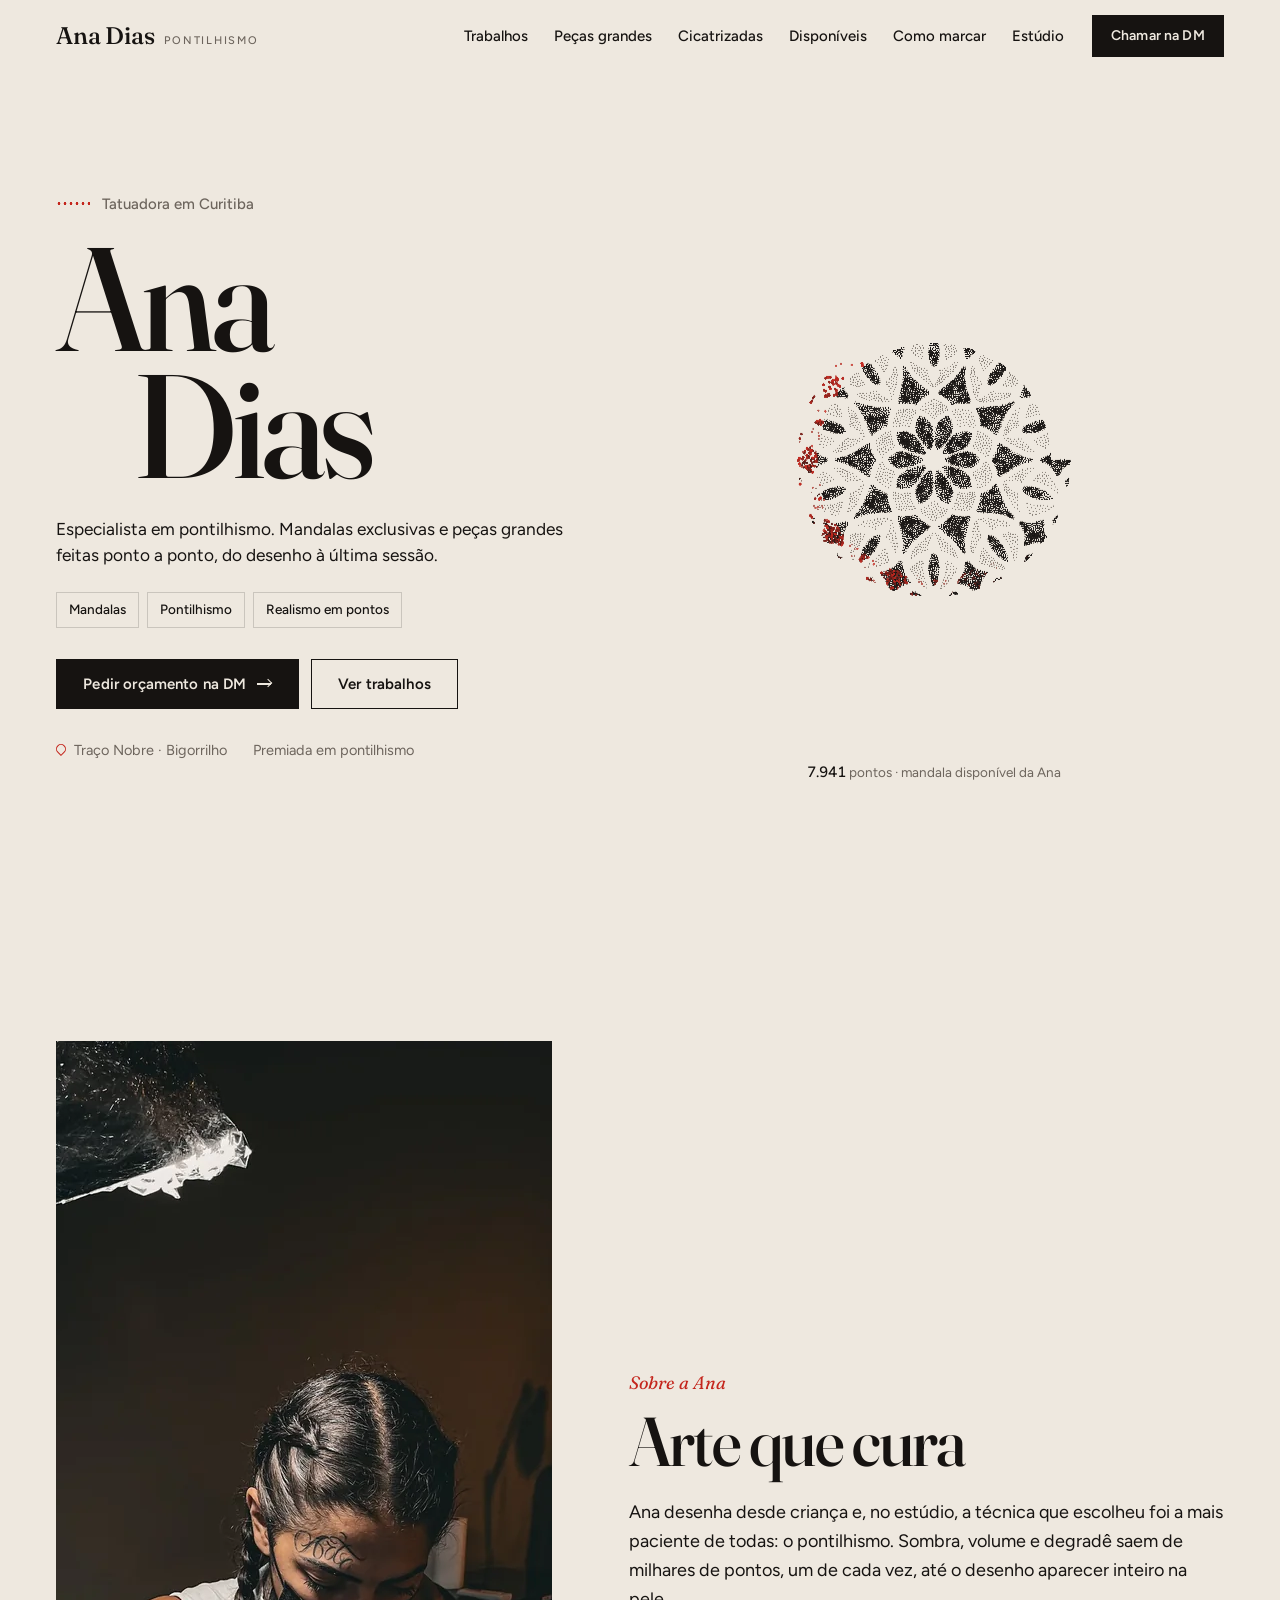
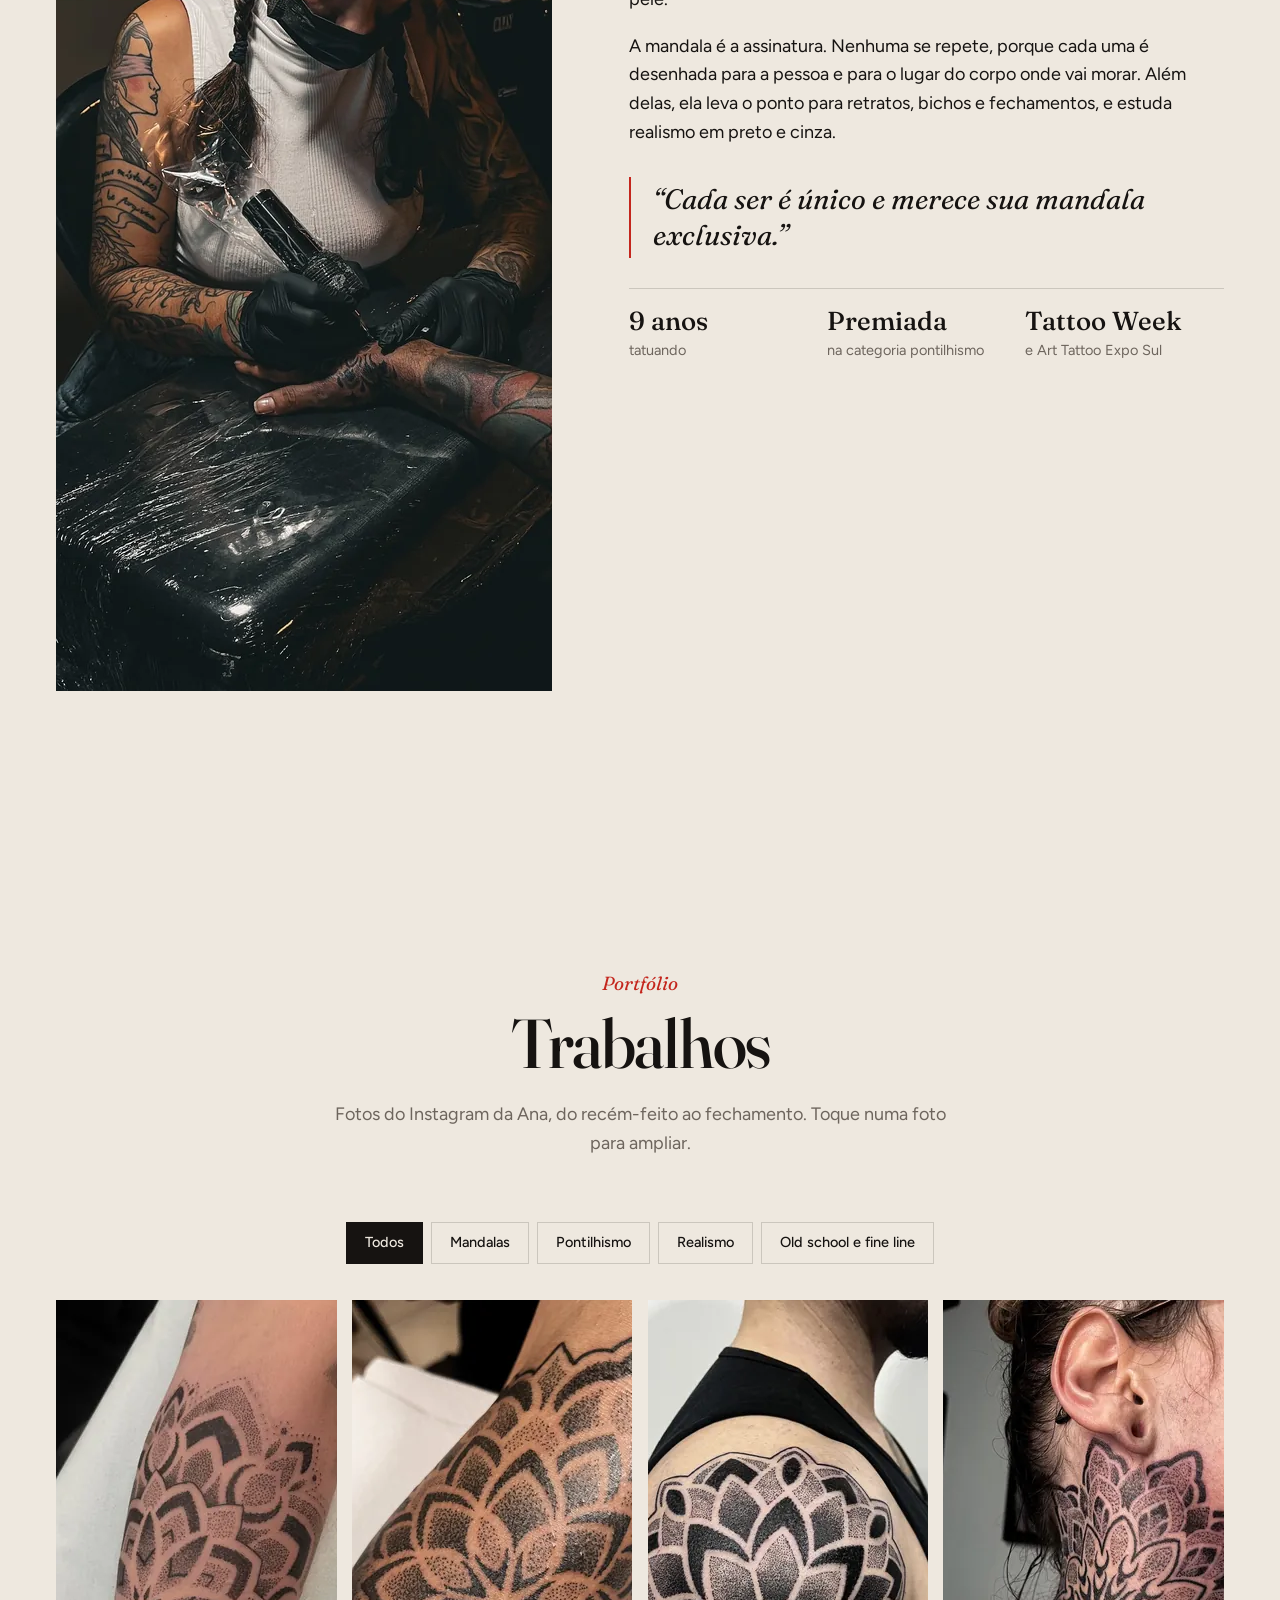
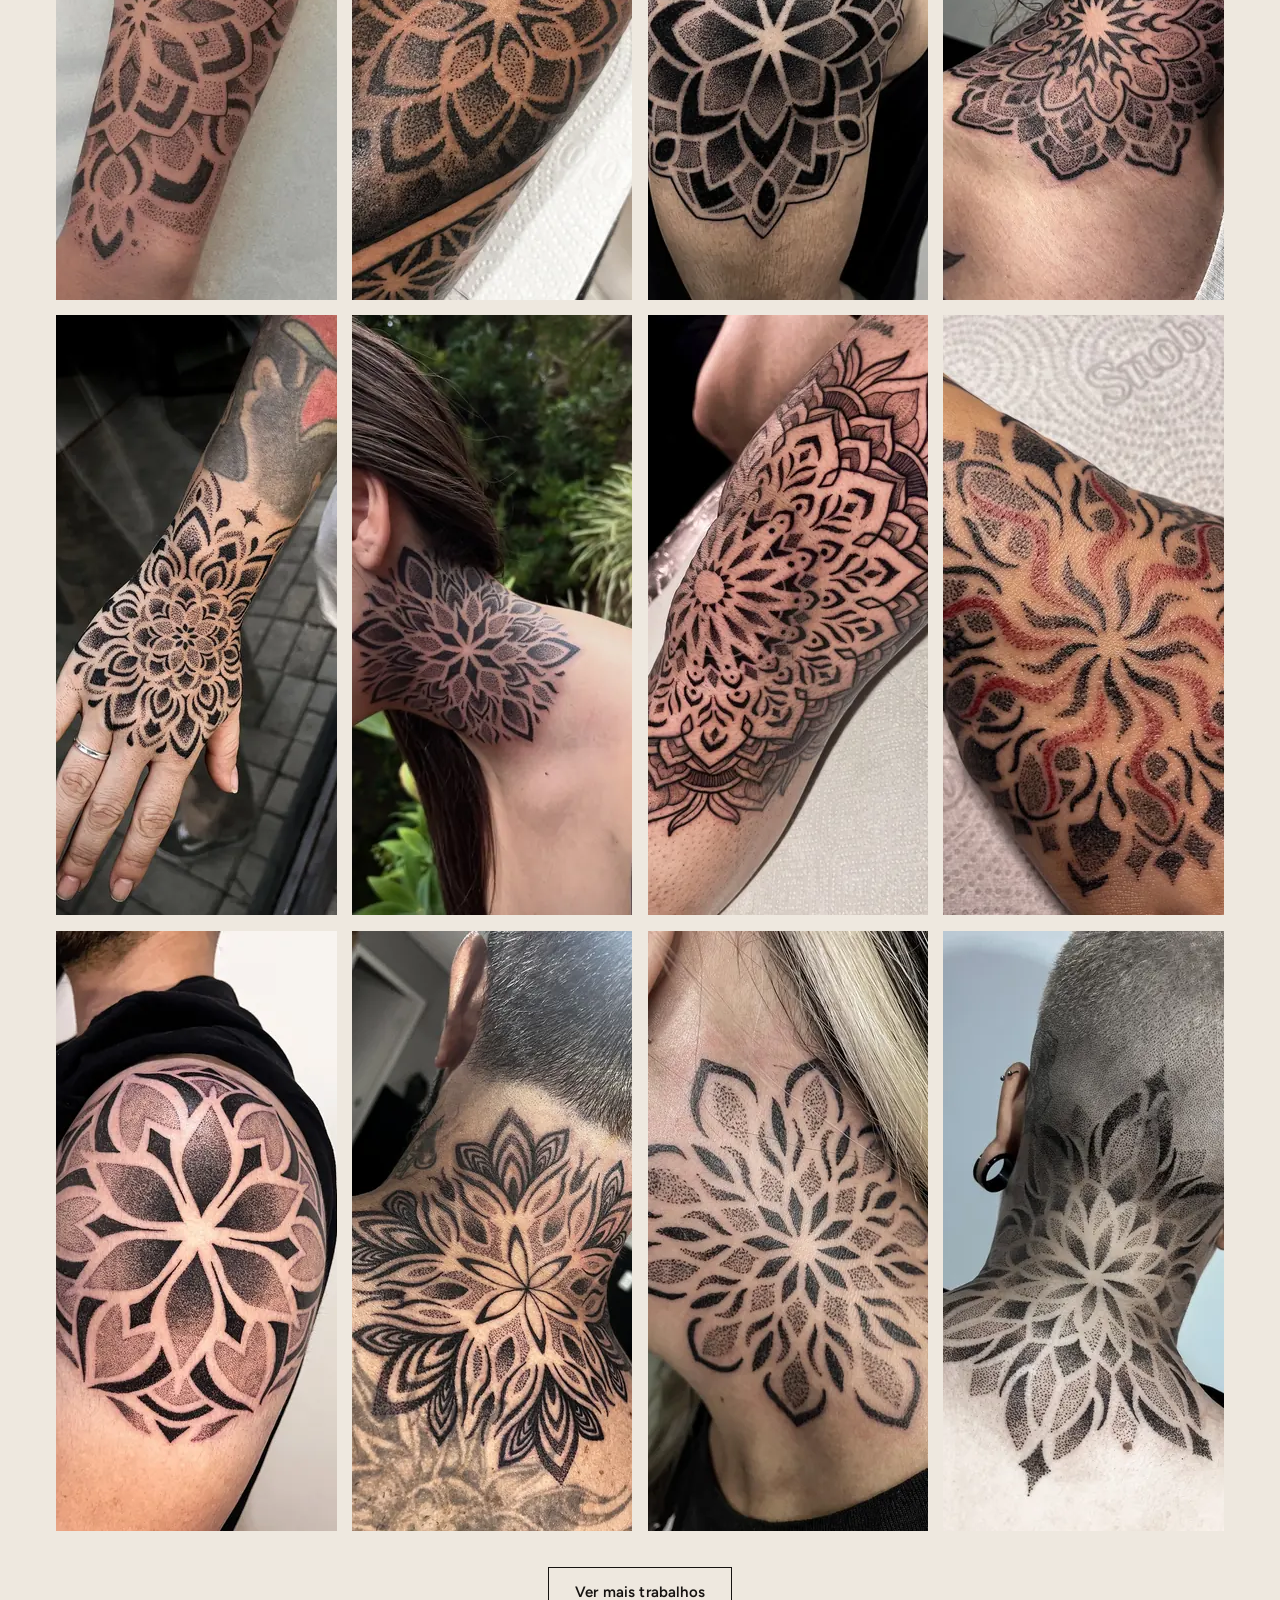
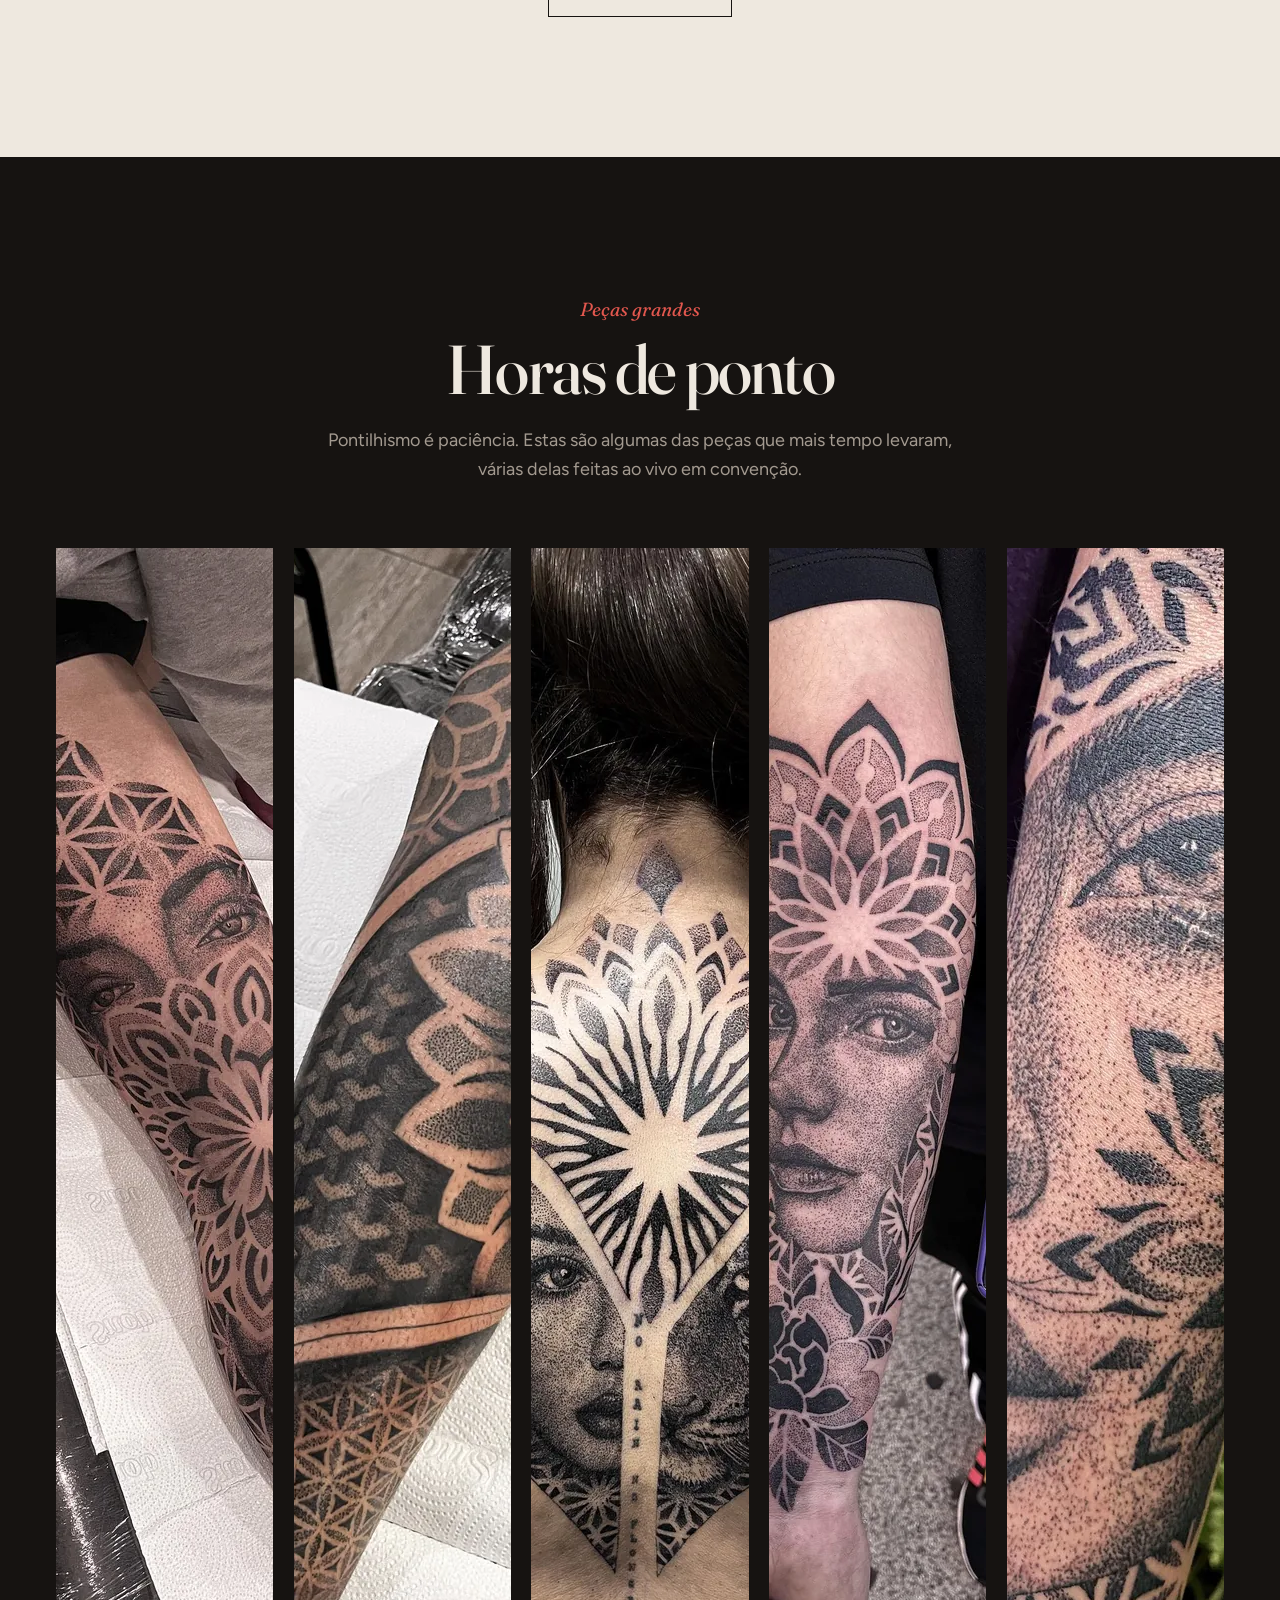
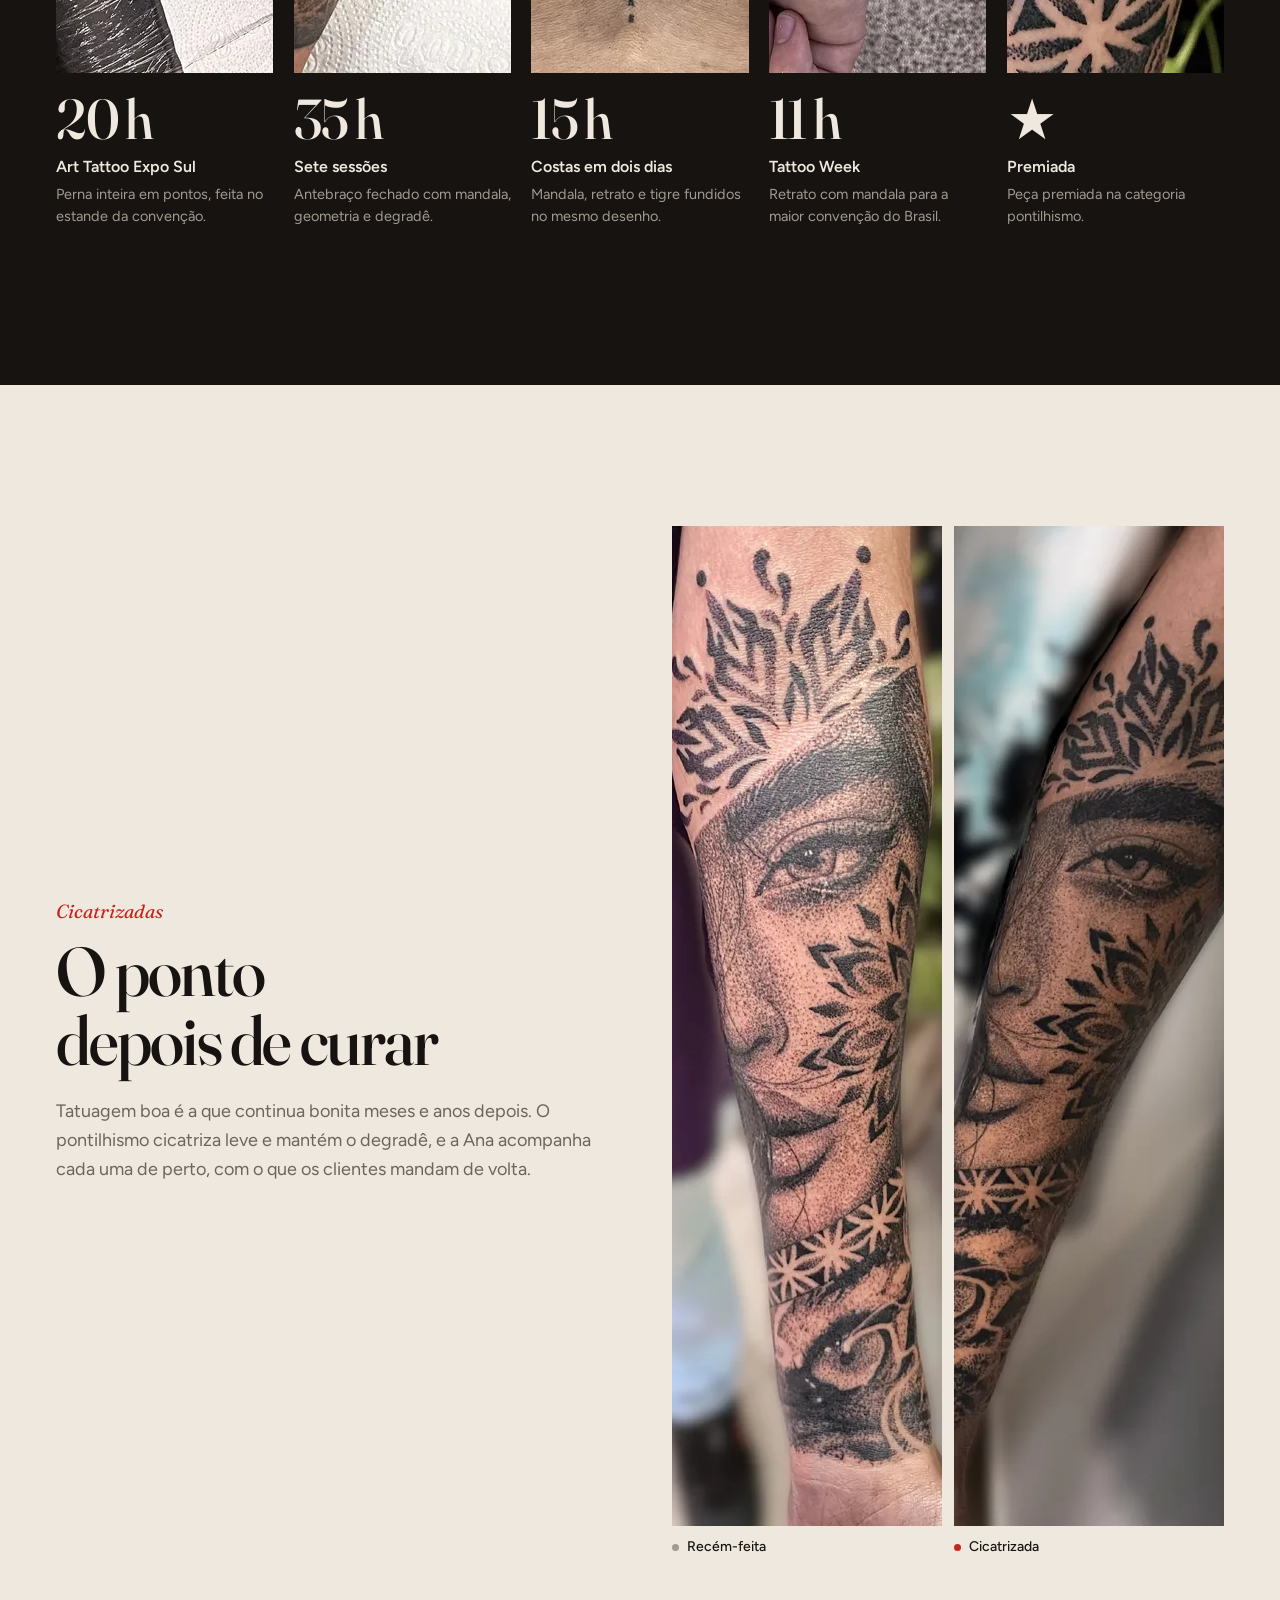
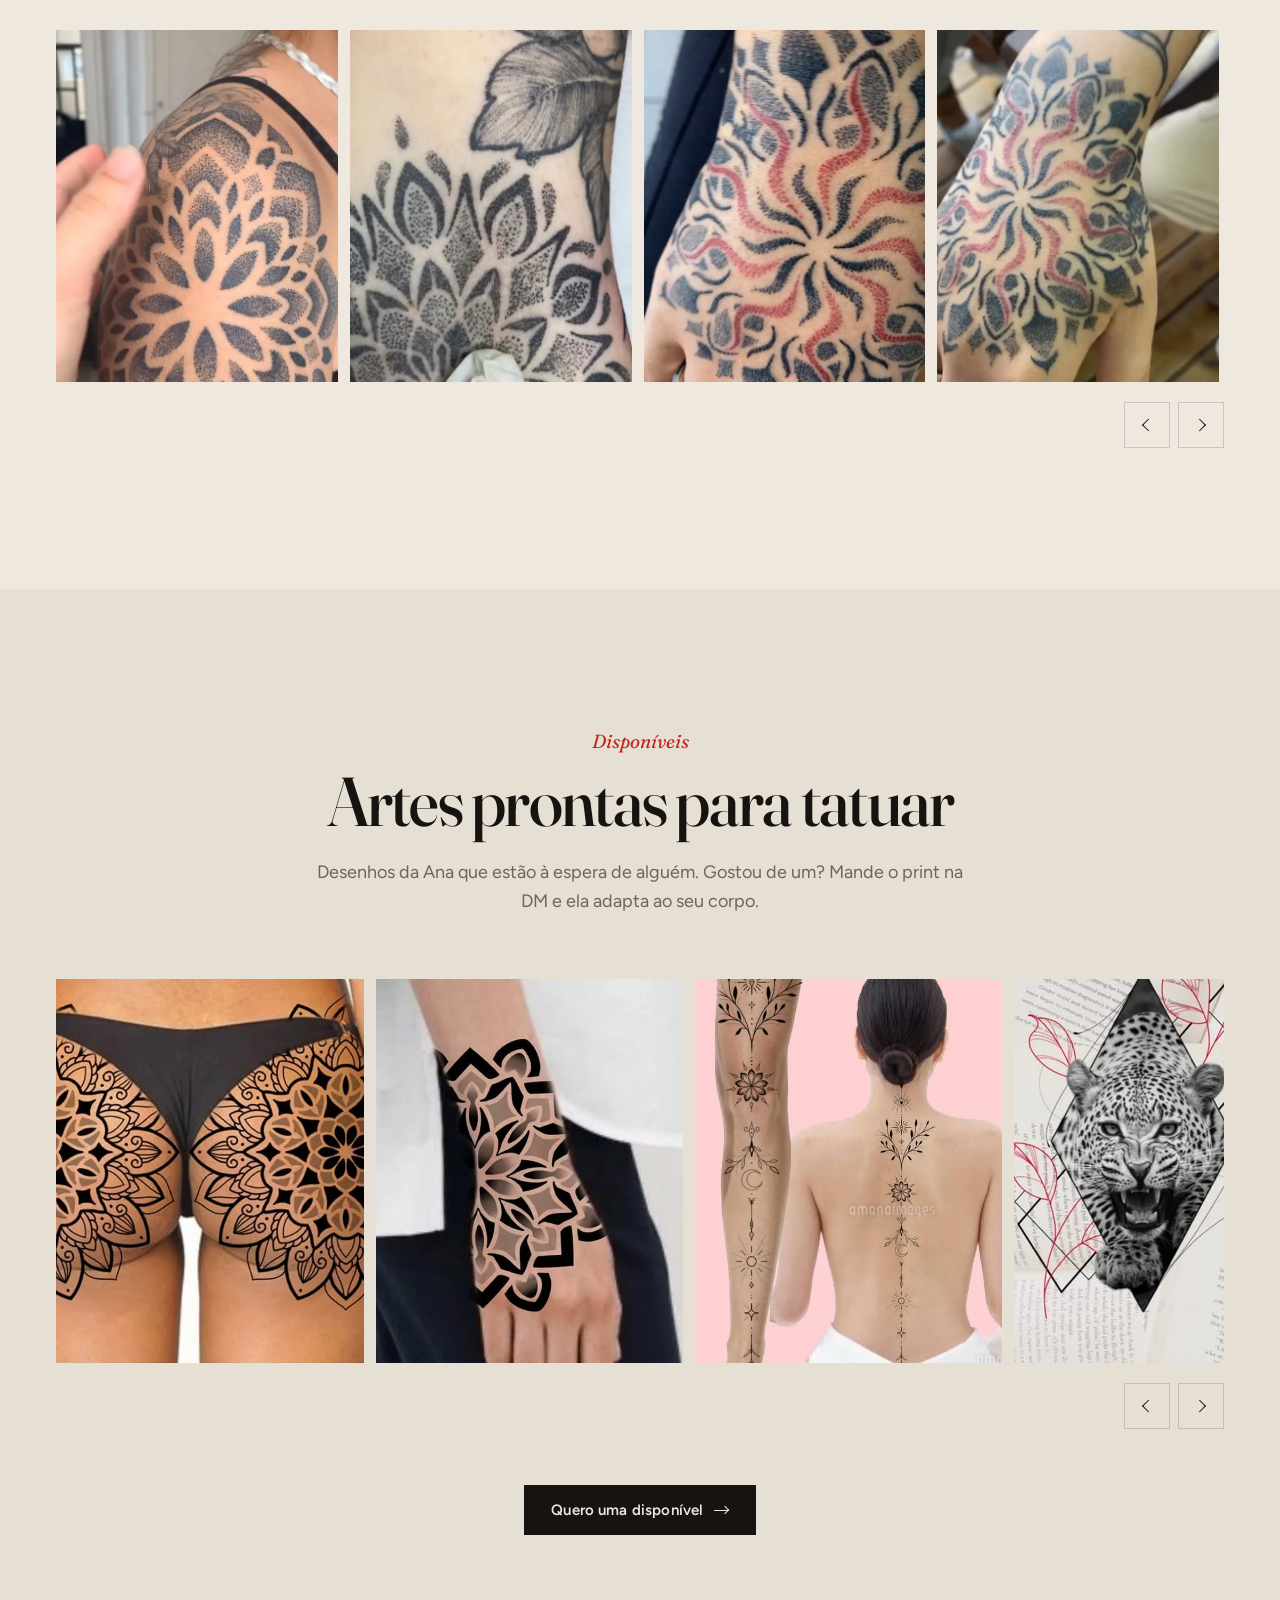
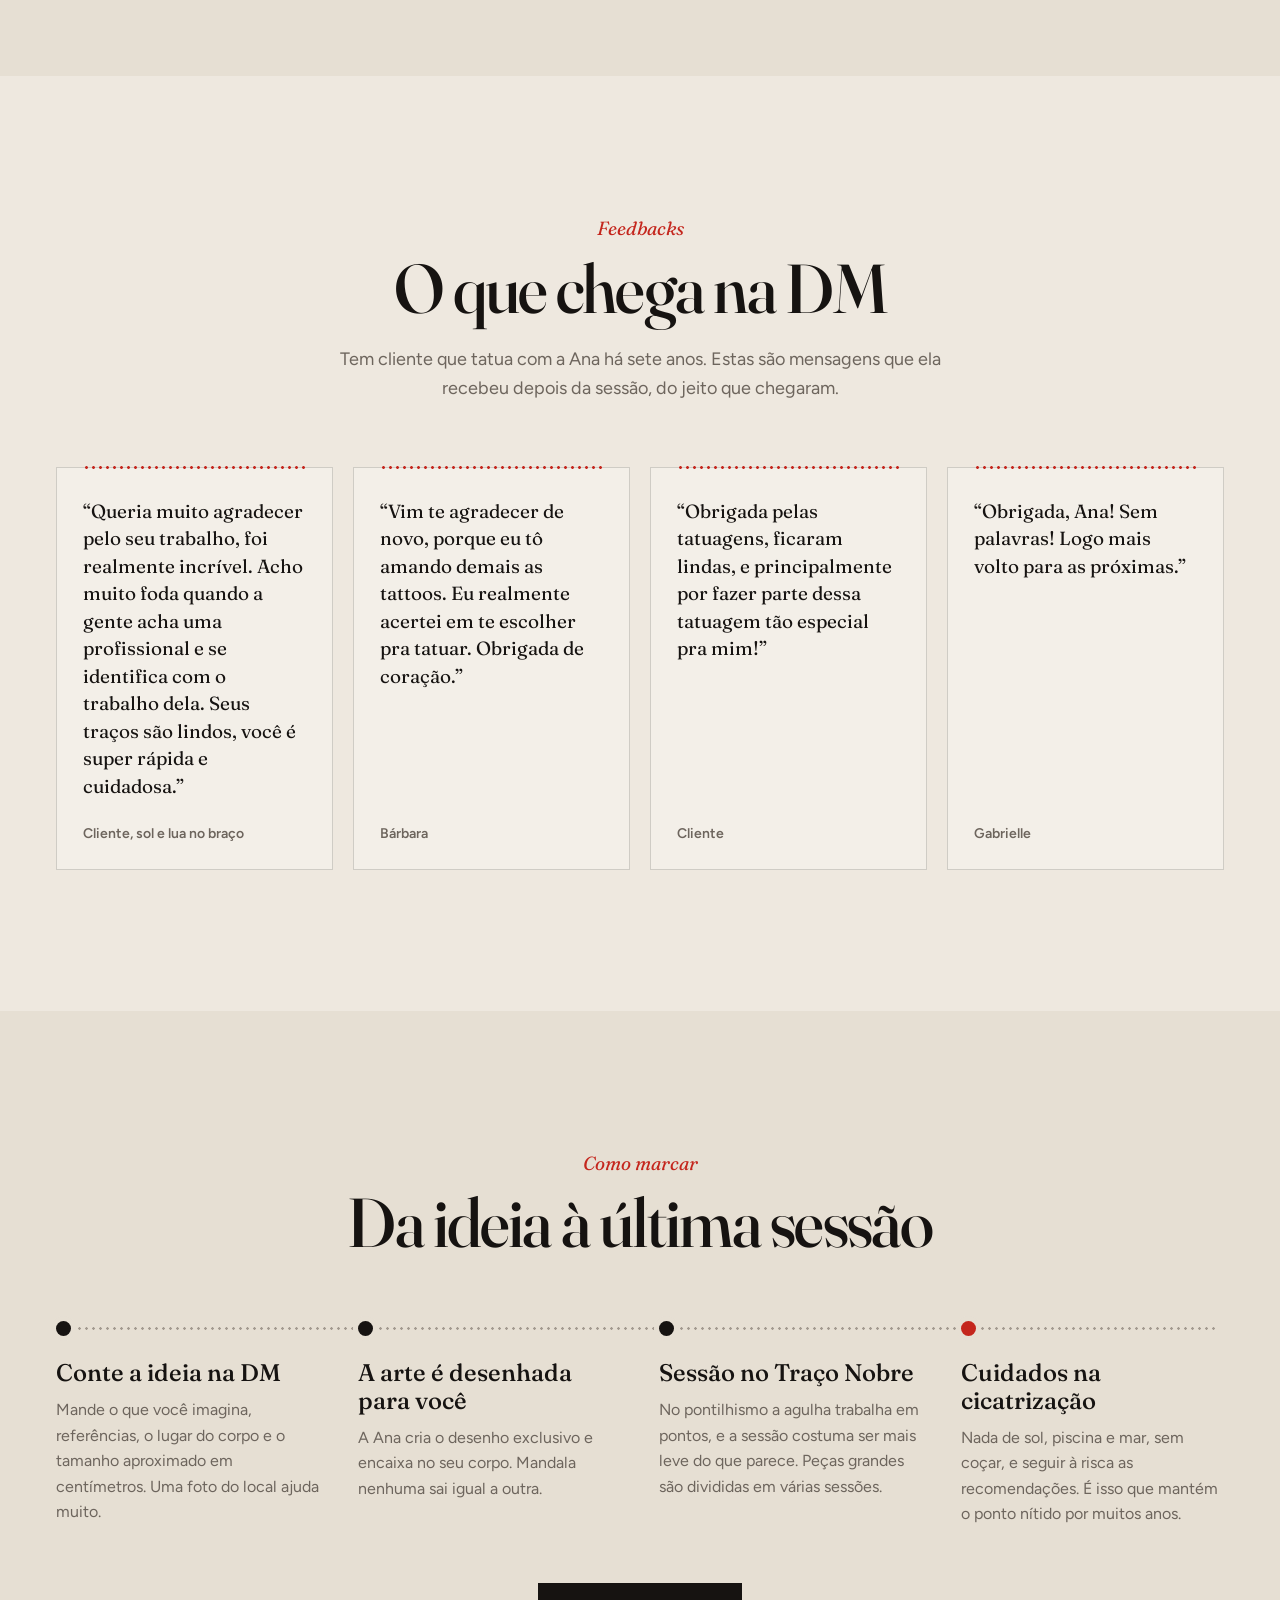
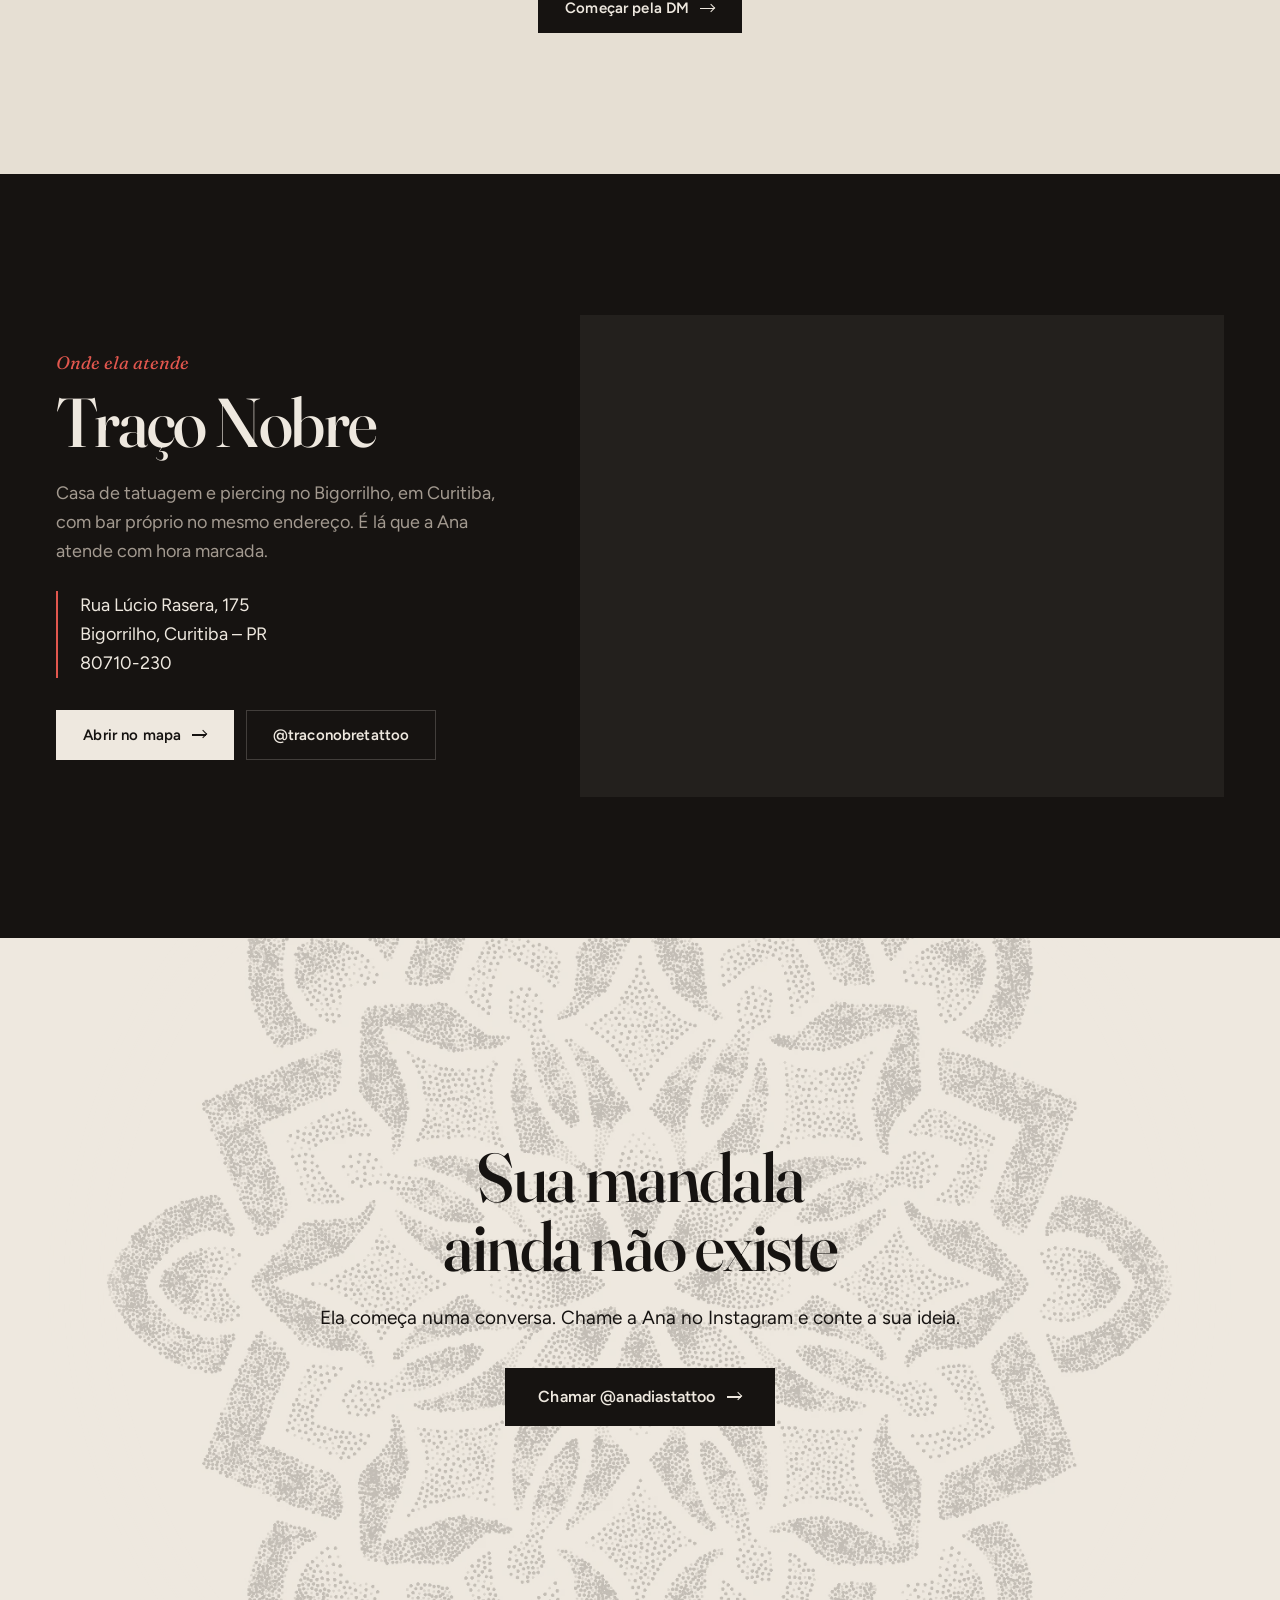
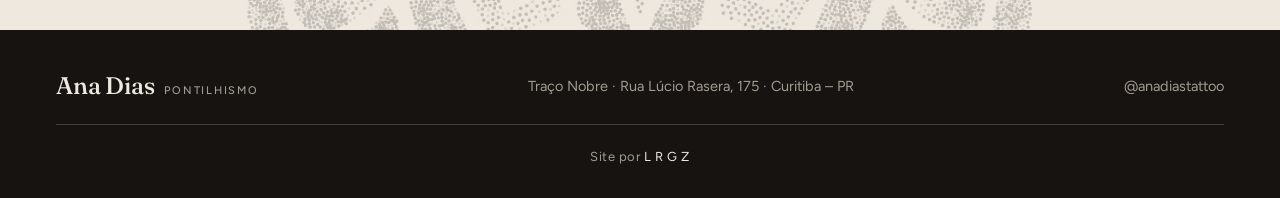
<file: index.html>
<!doctype html>
<html lang="pt-BR">
<head>
<meta charset="utf-8">
<meta name="viewport" content="width=device-width, initial-scale=1, viewport-fit=cover">
<title>Ana Dias · Pontilhismo em Curitiba</title>
<meta name="description" content="Ana Dias, tatuadora especialista em pontilhismo em Curitiba. Mandalas exclusivas e peças grandes feitas ponto a ponto, no Traço Nobre (Bigorrilho).">
<meta name="robots" content="noindex, nofollow">
<meta name="theme-color" content="#eee8df">
<meta property="og:title" content="Ana Dias · Pontilhismo em Curitiba">
<meta property="og:description" content="Mandalas exclusivas e peças grandes feitas ponto a ponto.">
<meta property="og:image" content="https://azeugral.github.io/ana-dias/og.jpg">
<meta property="og:type" content="website">
<link rel="icon" href="favicon.svg" type="image/svg+xml">
<link rel="apple-touch-icon" href="apple-touch-icon.png">
<link rel="preconnect" href="https://fonts.googleapis.com">
<link rel="preconnect" href="https://fonts.gstatic.com" crossorigin>
<link href="https://fonts.googleapis.com/css2?family=Fraunces:opsz,wght@9..144,400;9..144,500;9..144,600&family=Figtree:wght@400;500;600&display=swap" rel="stylesheet">
<link rel="stylesheet" href="assets/css/site.css?v=2">
<script>if(!matchMedia('(prefers-reduced-motion: reduce)').matches&&!matchMedia('(hover: none), (pointer: coarse)').matches&&innerWidth>1000)document.documentElement.classList.add('gl')</script>
</head>
<body>

<header class="topo" id="topo">
  <a class="marca" href="#inicio" aria-label="Ana Dias, início">Ana Dias<span>pontilhismo</span></a>
  <nav class="menu" id="menu" aria-label="Seções">
    <a href="#trabalhos">Trabalhos</a>
    <a href="#pecas">Peças grandes</a>
    <a href="#cicatrizadas">Cicatrizadas</a>
    <a href="#disponiveis">Disponíveis</a>
    <a href="#como">Como marcar</a>
    <a href="#estudio">Estúdio</a>
  </nav>
  <a class="btn btn-tinta topo-cta" href="https://ig.me/m/anadiastattoo" target="_blank" rel="noopener">Chamar na DM</a>
  <button class="abre-menu" id="abre-menu" aria-label="Abrir menu" aria-expanded="false" aria-controls="menu"><span></span><span></span></button>
</header>

<main>

<section class="hero" id="inicio">
  <div class="hero-texto">
    <p class="hero-local">Tatuadora em Curitiba</p>
    <h1 class="hero-nome"><span class="linha">Ana</span><span class="linha">Dias</span></h1>
    <p class="hero-sub">Especialista em pontilhismo. Mandalas exclusivas e peças grandes feitas ponto a ponto, do desenho à última sessão.</p>
    <ul class="hero-tags" aria-label="Estilos">
      <li>Mandalas</li><li>Pontilhismo</li><li>Realismo em pontos</li>
    </ul>
    <div class="hero-botoes">
      <a class="btn btn-tinta" href="https://ig.me/m/anadiastattoo" target="_blank" rel="noopener">Pedir orçamento na DM <i class="seta" aria-hidden="true"></i></a>
      <a class="btn btn-linha" href="#trabalhos">Ver trabalhos</a>
    </div>
    <p class="hero-info">
      <span><i class="pino" aria-hidden="true"></i>Traço Nobre · Bigorrilho</span>
      <span>Premiada em pontilhismo</span>
    </p>
  </div>
  <figure class="hero-mandala" aria-label="Mandala disponível da Ana se formando ponto a ponto">
    <div class="mandala-palco" id="palco">
      <img class="mandala-poster" src="assets/img/mandala-a.webp" alt="" width="1400" height="1400" fetchpriority="high">
      <video class="mandala-video" id="mandala-video" muted playsinline loop preload="none" poster="assets/img/mandala-a.webp" aria-hidden="true"></video>
      <canvas class="mandala-canvas" id="mandala-canvas" aria-hidden="true"></canvas>
    </div>
    <figcaption class="mandala-conta"><b id="conta">26.000</b> pontos · mandala disponível da Ana</figcaption>
  </figure>
</section>

<section class="sobre secao" id="sobre">
  <div class="sobre-fotos entra">
    <img src="assets/img/sobre-1.webp" alt="Ana Dias tatuando no estúdio" width="1000" height="1250" loading="lazy">
  </div>
  <div class="sobre-texto entra">
    <p class="chapeu">Sobre a Ana</p>
    <h2 class="titulo">Arte que cura</h2>
    <p>Ana desenha desde criança e, no estúdio, a técnica que escolheu foi a mais paciente de todas: o pontilhismo. Sombra, volume e degradê saem de milhares de pontos, um de cada vez, até o desenho aparecer inteiro na pele.</p>
    <p>A mandala é a assinatura. Nenhuma se repete, porque cada uma é desenhada para a pessoa e para o lugar do corpo onde vai morar. Além delas, ela leva o ponto para retratos, bichos e fechamentos, e estuda realismo em preto e cinza.</p>
    <blockquote>“Cada ser é único e merece sua mandala exclusiva.”</blockquote>
    <ul class="fatos">
      <li><b>9 anos</b> tatuando</li>
      <li><b>Premiada</b> na categoria pontilhismo</li>
      <li><b>Tattoo Week</b> e Art Tattoo Expo Sul</li>
    </ul>
  </div>
</section>

<section class="trabalhos secao" id="trabalhos">
  <div class="cab entra">
    <p class="chapeu">Portfólio</p>
    <h2 class="titulo">Trabalhos</h2>
    <p class="cab-texto">Fotos do Instagram da Ana, do recém-feito ao fechamento. Toque numa foto para ampliar.</p>
  </div>
  <div class="filtros entra" role="tablist" aria-label="Filtrar trabalhos">
    <button class="filtro ativo" data-f="todos" role="tab" aria-selected="true">Todos</button>
    <button class="filtro" data-f="mandala" role="tab" aria-selected="false">Mandalas</button>
    <button class="filtro" data-f="pontilhismo" role="tab" aria-selected="false">Pontilhismo</button>
    <button class="filtro" data-f="realismo" role="tab" aria-selected="false">Realismo</button>
    <button class="filtro" data-f="outros" role="tab" aria-selected="false">Old school e fine line</button>
  </div>
  <ul class="grade" id="grade">
    <li class="obra" data-cat="mandala"><button class="obra-btn" data-g="01" aria-label="Ampliar: Mandala no antebraço">
      <img src="assets/img/obras/01-p.webp" srcset="assets/img/obras/01-p.webp 480w, assets/img/obras/01.webp 960w" sizes="(max-width: 700px) 50vw, (max-width: 1100px) 33vw, 25vw" alt="Mandala no antebraço" width="480" height="600" loading="lazy" decoding="async">
      <span class="obra-leg"><b>Mandala no antebraço</b><small>Mandala</small></span></button></li>
    <li class="obra" data-cat="mandala"><button class="obra-btn" data-g="02" aria-label="Ampliar: Mandala no antebraço, milhares de pontos">
      <img src="assets/img/obras/02-p.webp" srcset="assets/img/obras/02-p.webp 480w, assets/img/obras/02.webp 960w" sizes="(max-width: 700px) 50vw, (max-width: 1100px) 33vw, 25vw" alt="Mandala no antebraço, milhares de pontos" width="480" height="600" loading="lazy" decoding="async">
      <span class="obra-leg"><b>Mandala no antebraço, milhares de pontos</b><small>Mandala</small></span></button></li>
    <li class="obra" data-cat="mandala"><button class="obra-btn" data-g="03" aria-label="Ampliar: Ombro, início de fechamento">
      <img src="assets/img/obras/03-p.webp" srcset="assets/img/obras/03-p.webp 480w, assets/img/obras/03.webp 960w" sizes="(max-width: 700px) 50vw, (max-width: 1100px) 33vw, 25vw" alt="Ombro, início de fechamento" width="480" height="600" loading="lazy" decoding="async">
      <span class="obra-leg"><b>Ombro, início de fechamento</b><small>Mandala</small></span></button></li>
    <li class="obra" data-cat="mandala"><button class="obra-btn" data-g="04" aria-label="Ampliar: Pescoço, sessão única">
      <img src="assets/img/obras/04-p.webp" srcset="assets/img/obras/04-p.webp 480w, assets/img/obras/04.webp 960w" sizes="(max-width: 700px) 50vw, (max-width: 1100px) 33vw, 25vw" alt="Pescoço, sessão única" width="480" height="600" loading="lazy" decoding="async">
      <span class="obra-leg"><b>Pescoço, sessão única</b><small>Mandala</small></span></button></li>
    <li class="obra" data-cat="mandala"><button class="obra-btn" data-g="05" aria-label="Ampliar: Mão inteira">
      <img src="assets/img/obras/05-p.webp" srcset="assets/img/obras/05-p.webp 480w, assets/img/obras/05.webp 960w" sizes="(max-width: 700px) 50vw, (max-width: 1100px) 33vw, 25vw" alt="Mão inteira" width="480" height="600" loading="lazy" decoding="async">
      <span class="obra-leg"><b>Mão inteira</b><small>Mandala</small></span></button></li>
    <li class="obra" data-cat="mandala"><button class="obra-btn" data-g="06" aria-label="Ampliar: Mandala na nuca e pescoço">
      <img src="assets/img/obras/06-p.webp" srcset="assets/img/obras/06-p.webp 480w, assets/img/obras/06.webp 960w" sizes="(max-width: 700px) 50vw, (max-width: 1100px) 33vw, 25vw" alt="Mandala na nuca e pescoço" width="480" height="600" loading="lazy" decoding="async">
      <span class="obra-leg"><b>Mandala na nuca e pescoço</b><small>Mandala</small></span></button></li>
    <li class="obra" data-cat="mandala"><button class="obra-btn" data-g="07" aria-label="Ampliar: Cotovelo com linhas">
      <img src="assets/img/obras/07-p.webp" srcset="assets/img/obras/07-p.webp 480w, assets/img/obras/07.webp 960w" sizes="(max-width: 700px) 50vw, (max-width: 1100px) 33vw, 25vw" alt="Cotovelo com linhas" width="480" height="600" loading="lazy" decoding="async">
      <span class="obra-leg"><b>Cotovelo com linhas</b><small>Mandala</small></span></button></li>
    <li class="obra" data-cat="mandala"><button class="obra-btn" data-g="08" aria-label="Ampliar: Mandala com vermelho">
      <img src="assets/img/obras/08-p.webp" srcset="assets/img/obras/08-p.webp 480w, assets/img/obras/08.webp 960w" sizes="(max-width: 700px) 50vw, (max-width: 1100px) 33vw, 25vw" alt="Mandala com vermelho" width="480" height="600" loading="lazy" decoding="async">
      <span class="obra-leg"><b>Mandala com vermelho</b><small>Mandala</small></span></button></li>
    <li class="obra" data-cat="mandala"><button class="obra-btn" data-g="09" aria-label="Ampliar: Ombro, pétalas abertas">
      <img src="assets/img/obras/09-p.webp" srcset="assets/img/obras/09-p.webp 480w, assets/img/obras/09.webp 960w" sizes="(max-width: 700px) 50vw, (max-width: 1100px) 33vw, 25vw" alt="Ombro, pétalas abertas" width="480" height="600" loading="lazy" decoding="async">
      <span class="obra-leg"><b>Ombro, pétalas abertas</b><small>Mandala</small></span></button></li>
    <li class="obra" data-cat="mandala"><button class="obra-btn" data-g="10" aria-label="Ampliar: Início de um projeto de costas">
      <img src="assets/img/obras/10-p.webp" srcset="assets/img/obras/10-p.webp 480w, assets/img/obras/10.webp 960w" sizes="(max-width: 700px) 50vw, (max-width: 1100px) 33vw, 25vw" alt="Início de um projeto de costas" width="480" height="600" loading="lazy" decoding="async">
      <span class="obra-leg"><b>Início de um projeto de costas</b><small>Mandala</small></span></button></li>
    <li class="obra" data-cat="mandala"><button class="obra-btn" data-g="11" aria-label="Ampliar: Pescoço em pontilhismo">
      <img src="assets/img/obras/11-p.webp" srcset="assets/img/obras/11-p.webp 480w, assets/img/obras/11.webp 960w" sizes="(max-width: 700px) 50vw, (max-width: 1100px) 33vw, 25vw" alt="Pescoço em pontilhismo" width="480" height="600" loading="lazy" decoding="async">
      <span class="obra-leg"><b>Pescoço em pontilhismo</b><small>Mandala</small></span></button></li>
    <li class="obra" data-cat="mandala"><button class="obra-btn" data-g="12" aria-label="Ampliar: Nuca">
      <img src="assets/img/obras/12-p.webp" srcset="assets/img/obras/12-p.webp 480w, assets/img/obras/12.webp 960w" sizes="(max-width: 700px) 50vw, (max-width: 1100px) 33vw, 25vw" alt="Nuca" width="480" height="600" loading="lazy" decoding="async">
      <span class="obra-leg"><b>Nuca</b><small>Mandala</small></span></button></li>
    <li class="obra" data-cat="mandala"><button class="obra-btn" data-g="13" aria-label="Ampliar: Dorso da mão">
      <img src="assets/img/obras/13-p.webp" srcset="assets/img/obras/13-p.webp 480w, assets/img/obras/13.webp 960w" sizes="(max-width: 700px) 50vw, (max-width: 1100px) 33vw, 25vw" alt="Dorso da mão" width="480" height="600" loading="lazy" decoding="async">
      <span class="obra-leg"><b>Dorso da mão</b><small>Mandala</small></span></button></li>
    <li class="obra" data-cat="mandala"><button class="obra-btn" data-g="14" aria-label="Ampliar: Joelho, três sessões">
      <img src="assets/img/obras/14-p.webp" srcset="assets/img/obras/14-p.webp 480w, assets/img/obras/14.webp 960w" sizes="(max-width: 700px) 50vw, (max-width: 1100px) 33vw, 25vw" alt="Joelho, três sessões" width="480" height="600" loading="lazy" decoding="async">
      <span class="obra-leg"><b>Joelho, três sessões</b><small>Mandala</small></span></button></li>
    <li class="obra" data-cat="mandala"><button class="obra-btn" data-g="15" aria-label="Ampliar: Par nos cotovelos">
      <img src="assets/img/obras/15-p.webp" srcset="assets/img/obras/15-p.webp 480w, assets/img/obras/15.webp 960w" sizes="(max-width: 700px) 50vw, (max-width: 1100px) 33vw, 25vw" alt="Par nos cotovelos" width="480" height="600" loading="lazy" decoding="async">
      <span class="obra-leg"><b>Par nos cotovelos</b><small>Mandala</small></span></button></li>
    <li class="obra" data-cat="mandala"><button class="obra-btn" data-g="16" aria-label="Ampliar: Mandala com sombra">
      <img src="assets/img/obras/16-p.webp" srcset="assets/img/obras/16-p.webp 480w, assets/img/obras/16.webp 960w" sizes="(max-width: 700px) 50vw, (max-width: 1100px) 33vw, 25vw" alt="Mandala com sombra" width="480" height="600" loading="lazy" decoding="async">
      <span class="obra-leg"><b>Mandala com sombra</b><small>Mandala</small></span></button></li>
    <li class="obra" data-cat="pontilhismo"><button class="obra-btn" data-g="17" aria-label="Ampliar: Retrato e rosas no braço">
      <img src="assets/img/obras/17-p.webp" srcset="assets/img/obras/17-p.webp 480w, assets/img/obras/17.webp 960w" sizes="(max-width: 700px) 50vw, (max-width: 1100px) 33vw, 25vw" alt="Retrato e rosas no braço" width="480" height="600" loading="lazy" decoding="async">
      <span class="obra-leg"><b>Retrato e rosas no braço</b><small>Pontilhismo</small></span></button></li>
    <li class="obra" data-cat="pontilhismo"><button class="obra-btn" data-g="18" aria-label="Ampliar: Tigre e lua">
      <img src="assets/img/obras/18-p.webp" srcset="assets/img/obras/18-p.webp 480w, assets/img/obras/18.webp 960w" sizes="(max-width: 700px) 50vw, (max-width: 1100px) 33vw, 25vw" alt="Tigre e lua" width="480" height="600" loading="lazy" decoding="async">
      <span class="obra-leg"><b>Tigre e lua</b><small>Pontilhismo</small></span></button></li>
    <li class="obra" data-cat="pontilhismo"><button class="obra-btn" data-g="19" aria-label="Ampliar: Underboob exclusivo">
      <img src="assets/img/obras/19-p.webp" srcset="assets/img/obras/19-p.webp 480w, assets/img/obras/19.webp 960w" sizes="(max-width: 700px) 50vw, (max-width: 1100px) 33vw, 25vw" alt="Underboob exclusivo" width="480" height="600" loading="lazy" decoding="async">
      <span class="obra-leg"><b>Underboob exclusivo</b><small>Pontilhismo</small></span></button></li>
    <li class="obra" data-cat="pontilhismo"><button class="obra-btn" data-g="20" aria-label="Ampliar: Braço fechado com mandalas">
      <img src="assets/img/obras/20-p.webp" srcset="assets/img/obras/20-p.webp 480w, assets/img/obras/20.webp 960w" sizes="(max-width: 700px) 50vw, (max-width: 1100px) 33vw, 25vw" alt="Braço fechado com mandalas" width="480" height="600" loading="lazy" decoding="async">
      <span class="obra-leg"><b>Braço fechado com mandalas</b><small>Pontilhismo</small></span></button></li>
    <li class="obra" data-cat="pontilhismo"><button class="obra-btn" data-g="21" aria-label="Ampliar: Retrato 100% em pontos">
      <img src="assets/img/obras/21-p.webp" srcset="assets/img/obras/21-p.webp 480w, assets/img/obras/21.webp 960w" sizes="(max-width: 700px) 50vw, (max-width: 1100px) 33vw, 25vw" alt="Retrato 100% em pontos" width="480" height="600" loading="lazy" decoding="async">
      <span class="obra-leg"><b>Retrato 100% em pontos</b><small>Pontilhismo</small></span></button></li>
    <li class="obra" data-cat="pontilhismo"><button class="obra-btn" data-g="22" aria-label="Ampliar: E.T., só pontos">
      <img src="assets/img/obras/22-p.webp" srcset="assets/img/obras/22-p.webp 480w, assets/img/obras/22.webp 960w" sizes="(max-width: 700px) 50vw, (max-width: 1100px) 33vw, 25vw" alt="E.T., só pontos" width="480" height="600" loading="lazy" decoding="async">
      <span class="obra-leg"><b>E.T., só pontos</b><small>Pontilhismo</small></span></button></li>
    <li class="obra" data-cat="realismo"><button class="obra-btn" data-g="23" aria-label="Ampliar: Kali em preto e cinza">
      <img src="assets/img/obras/23-p.webp" srcset="assets/img/obras/23-p.webp 480w, assets/img/obras/23.webp 960w" sizes="(max-width: 700px) 50vw, (max-width: 1100px) 33vw, 25vw" alt="Kali em preto e cinza" width="480" height="600" loading="lazy" decoding="async">
      <span class="obra-leg"><b>Kali em preto e cinza</b><small>Realismo</small></span></button></li>
    <li class="obra" data-cat="realismo"><button class="obra-btn" data-g="24" aria-label="Ampliar: Olho de tigre">
      <img src="assets/img/obras/24-p.webp" srcset="assets/img/obras/24-p.webp 480w, assets/img/obras/24.webp 960w" sizes="(max-width: 700px) 50vw, (max-width: 1100px) 33vw, 25vw" alt="Olho de tigre" width="480" height="600" loading="lazy" decoding="async">
      <span class="obra-leg"><b>Olho de tigre</b><small>Realismo</small></span></button></li>
    <li class="obra" data-cat="realismo"><button class="obra-btn" data-g="25" aria-label="Ampliar: Caveira em preto e cinza">
      <img src="assets/img/obras/25-p.webp" srcset="assets/img/obras/25-p.webp 480w, assets/img/obras/25.webp 960w" sizes="(max-width: 700px) 50vw, (max-width: 1100px) 33vw, 25vw" alt="Caveira em preto e cinza" width="480" height="600" loading="lazy" decoding="async">
      <span class="obra-leg"><b>Caveira em preto e cinza</b><small>Realismo</small></span></button></li>
    <li class="obra" data-cat="realismo"><button class="obra-btn" data-g="26" aria-label="Ampliar: Lobo e retrato">
      <img src="assets/img/obras/26-p.webp" srcset="assets/img/obras/26-p.webp 480w, assets/img/obras/26.webp 960w" sizes="(max-width: 700px) 50vw, (max-width: 1100px) 33vw, 25vw" alt="Lobo e retrato" width="480" height="600" loading="lazy" decoding="async">
      <span class="obra-leg"><b>Lobo e retrato</b><small>Realismo</small></span></button></li>
    <li class="obra" data-cat="realismo"><button class="obra-btn" data-g="27" aria-label="Ampliar: Coruja de 7 cm">
      <img src="assets/img/obras/27-p.webp" srcset="assets/img/obras/27-p.webp 480w, assets/img/obras/27.webp 960w" sizes="(max-width: 700px) 50vw, (max-width: 1100px) 33vw, 25vw" alt="Coruja de 7 cm" width="480" height="600" loading="lazy" decoding="async">
      <span class="obra-leg"><b>Coruja de 7 cm</b><small>Realismo</small></span></button></li>
    <li class="obra" data-cat="realismo"><button class="obra-btn" data-g="28" aria-label="Ampliar: Estudo de realismo">
      <img src="assets/img/obras/28-p.webp" srcset="assets/img/obras/28-p.webp 480w, assets/img/obras/28.webp 960w" sizes="(max-width: 700px) 50vw, (max-width: 1100px) 33vw, 25vw" alt="Estudo de realismo" width="480" height="600" loading="lazy" decoding="async">
      <span class="obra-leg"><b>Estudo de realismo</b><small>Realismo</small></span></button></li>
    <li class="obra" data-cat="outros"><button class="obra-btn" data-g="29" aria-label="Ampliar: Fechamento old school colorido">
      <img src="assets/img/obras/29-p.webp" srcset="assets/img/obras/29-p.webp 480w, assets/img/obras/29.webp 960w" sizes="(max-width: 700px) 50vw, (max-width: 1100px) 33vw, 25vw" alt="Fechamento old school colorido" width="480" height="600" loading="lazy" decoding="async">
      <span class="obra-leg"><b>Fechamento old school colorido</b><small>Old school e fine line</small></span></button></li>
    <li class="obra" data-cat="outros"><button class="obra-btn" data-g="30" aria-label="Ampliar: The Lovers, tarô exclusivo">
      <img src="assets/img/obras/30-p.webp" srcset="assets/img/obras/30-p.webp 480w, assets/img/obras/30.webp 960w" sizes="(max-width: 700px) 50vw, (max-width: 1100px) 33vw, 25vw" alt="The Lovers, tarô exclusivo" width="480" height="600" loading="lazy" decoding="async">
      <span class="obra-leg"><b>The Lovers, tarô exclusivo</b><small>Old school e fine line</small></span></button></li>
    <li class="obra" data-cat="outros"><button class="obra-btn" data-g="31" aria-label="Ampliar: Pantera old school">
      <img src="assets/img/obras/31-p.webp" srcset="assets/img/obras/31-p.webp 480w, assets/img/obras/31.webp 960w" sizes="(max-width: 700px) 50vw, (max-width: 1100px) 33vw, 25vw" alt="Pantera old school" width="480" height="600" loading="lazy" decoding="async">
      <span class="obra-leg"><b>Pantera old school</b><small>Old school e fine line</small></span></button></li>
    <li class="obra" data-cat="outros"><button class="obra-btn" data-g="32" aria-label="Ampliar: Águia no pescoço, 2h20">
      <img src="assets/img/obras/32-p.webp" srcset="assets/img/obras/32-p.webp 480w, assets/img/obras/32.webp 960w" sizes="(max-width: 700px) 50vw, (max-width: 1100px) 33vw, 25vw" alt="Águia no pescoço, 2h20" width="480" height="600" loading="lazy" decoding="async">
      <span class="obra-leg"><b>Águia no pescoço, 2h20</b><small>Old school e fine line</small></span></button></li>
    <li class="obra" data-cat="outros"><button class="obra-btn" data-g="33" aria-label="Ampliar: Fine line">
      <img src="assets/img/obras/33-p.webp" srcset="assets/img/obras/33-p.webp 480w, assets/img/obras/33.webp 960w" sizes="(max-width: 700px) 50vw, (max-width: 1100px) 33vw, 25vw" alt="Fine line" width="480" height="600" loading="lazy" decoding="async">
      <span class="obra-leg"><b>Fine line</b><small>Old school e fine line</small></span></button></li>
  </ul>
  <div class="grade-mais"><button class="btn btn-linha" id="mais">Ver mais trabalhos</button></div>
</section>

<section class="pecas secao-escura" id="pecas">
  <div class="cab entra">
    <p class="chapeu">Peças grandes</p>
    <h2 class="titulo">Horas de ponto</h2>
    <p class="cab-texto">Pontilhismo é paciência. Estas são algumas das peças que mais tempo levaram, várias delas feitas ao vivo em convenção.</p>
  </div>
  <ul class="pecas-lista">
    <li class="peca entra"><figure><img src="assets/img/horas/1.webp" alt="Art Tattoo Expo Sul: Perna inteira em pontos, feita no estande da convenção." width="900" height="1125" loading="lazy" decoding="async"></figure>
      <p class="peca-h">20 h</p><h3>Art Tattoo Expo Sul</h3><p>Perna inteira em pontos, feita no estande da convenção.</p></li>
    <li class="peca entra"><figure><img src="assets/img/horas/2.webp" alt="Sete sessões: Antebraço fechado com mandala, geometria e degradê." width="900" height="1125" loading="lazy" decoding="async"></figure>
      <p class="peca-h">35 h</p><h3>Sete sessões</h3><p>Antebraço fechado com mandala, geometria e degradê.</p></li>
    <li class="peca entra"><figure><img src="assets/img/horas/3.webp" alt="Costas em dois dias: Mandala, retrato e tigre fundidos no mesmo desenho." width="900" height="1125" loading="lazy" decoding="async"></figure>
      <p class="peca-h">15 h</p><h3>Costas em dois dias</h3><p>Mandala, retrato e tigre fundidos no mesmo desenho.</p></li>
    <li class="peca entra"><figure><img src="assets/img/horas/4.webp" alt="Tattoo Week: Retrato com mandala para a maior convenção do Brasil." width="900" height="1125" loading="lazy" decoding="async"></figure>
      <p class="peca-h">11 h</p><h3>Tattoo Week</h3><p>Retrato com mandala para a maior convenção do Brasil.</p></li>
    <li class="peca entra"><figure><img src="assets/img/horas/5.webp" alt="Premiada: Peça premiada na categoria pontilhismo." width="900" height="1125" loading="lazy" decoding="async"></figure>
      <p class="peca-h">★</p><h3>Premiada</h3><p>Peça premiada na categoria pontilhismo.</p></li>
  </ul>
</section>

<section class="cicatrizadas secao" id="cicatrizadas">
  <div class="cic-topo">
    <div class="cab cab-esq entra">
      <p class="chapeu">Cicatrizadas</p>
      <h2 class="titulo">O ponto depois de curar</h2>
      <p class="cab-texto">Tatuagem boa é a que continua bonita meses e anos depois. O pontilhismo cicatriza leve e mantém o degradê, e a Ana acompanha cada uma de perto, com o que os clientes mandam de volta.</p>
    </div>
    <div class="cic-par entra">
      <figure><img src="assets/img/cic/post-1.webp" alt="Pontilhismo recém-feito" width="800" height="1000" loading="lazy"><figcaption>Recém-feita</figcaption></figure>
      <figure><img src="assets/img/cic/post-2.webp" alt="A mesma tatuagem cicatrizada" width="800" height="1000" loading="lazy"><figcaption>Cicatrizada</figcaption></figure>
    </div>
  </div>
  <div class="trilho-wrap entra">
    <ul class="trilho" id="trilho-cic" tabindex="0" aria-label="Tatuagens cicatrizadas enviadas por clientes">
      <li><img src="assets/img/cic/01.webp" alt="Tatuagem da Ana cicatrizada, enviada por cliente" width="576" height="720" loading="lazy" decoding="async" draggable="false"></li>
      <li><img src="assets/img/cic/02.webp" alt="Tatuagem da Ana cicatrizada, enviada por cliente" width="576" height="720" loading="lazy" decoding="async" draggable="false"></li>
      <li><img src="assets/img/cic/03.webp" alt="Tatuagem da Ana cicatrizada, enviada por cliente" width="576" height="720" loading="lazy" decoding="async" draggable="false"></li>
      <li><img src="assets/img/cic/04.webp" alt="Tatuagem da Ana cicatrizada, enviada por cliente" width="576" height="720" loading="lazy" decoding="async" draggable="false"></li>
      <li><img src="assets/img/cic/05.webp" alt="Tatuagem da Ana cicatrizada, enviada por cliente" width="576" height="720" loading="lazy" decoding="async" draggable="false"></li>
      <li><img src="assets/img/cic/06.webp" alt="Tatuagem da Ana cicatrizada, enviada por cliente" width="576" height="720" loading="lazy" decoding="async" draggable="false"></li>
      <li><img src="assets/img/cic/07.webp" alt="Tatuagem da Ana cicatrizada, enviada por cliente" width="576" height="720" loading="lazy" decoding="async" draggable="false"></li>
      <li><img src="assets/img/cic/08.webp" alt="Tatuagem da Ana cicatrizada, enviada por cliente" width="576" height="720" loading="lazy" decoding="async" draggable="false"></li>
      <li><img src="assets/img/cic/09.webp" alt="Tatuagem da Ana cicatrizada, enviada por cliente" width="576" height="720" loading="lazy" decoding="async" draggable="false"></li>
      <li><img src="assets/img/cic/10.webp" alt="Tatuagem da Ana cicatrizada, enviada por cliente" width="576" height="720" loading="lazy" decoding="async" draggable="false"></li>
      <li><img src="assets/img/cic/11.webp" alt="Tatuagem da Ana cicatrizada, enviada por cliente" width="576" height="720" loading="lazy" decoding="async" draggable="false"></li>
    </ul>
    <div class="trilho-setas"><button class="seta-btn" data-alvo="trilho-cic" data-dir="-1" aria-label="Anterior"></button><button class="seta-btn" data-alvo="trilho-cic" data-dir="1" aria-label="Próximo"></button></div>
  </div>
</section>

<section class="disponiveis secao secao-papel2" id="disponiveis">
  <div class="cab entra">
    <p class="chapeu">Disponíveis</p>
    <h2 class="titulo">Artes prontas para tatuar</h2>
    <p class="cab-texto">Desenhos da Ana que estão à espera de alguém. Gostou de um? Mande o print na DM e ela adapta ao seu corpo.</p>
  </div>
  <div class="trilho-wrap entra">
    <ul class="trilho trilho-disp" id="trilho-disp" tabindex="0" aria-label="Artes disponíveis">
      <li><img src="assets/img/disp/01.webp" alt="Arte disponível desenhada pela Ana" width="576" height="720" loading="lazy" decoding="async" draggable="false"></li>
      <li><img src="assets/img/disp/02.webp" alt="Arte disponível desenhada pela Ana" width="576" height="720" loading="lazy" decoding="async" draggable="false"></li>
      <li><img src="assets/img/disp/03.webp" alt="Arte disponível desenhada pela Ana" width="576" height="720" loading="lazy" decoding="async" draggable="false"></li>
      <li><img src="assets/img/disp/04.webp" alt="Arte disponível desenhada pela Ana" width="576" height="720" loading="lazy" decoding="async" draggable="false"></li>
      <li><img src="assets/img/disp/05.webp" alt="Arte disponível desenhada pela Ana" width="576" height="720" loading="lazy" decoding="async" draggable="false"></li>
      <li><img src="assets/img/disp/06.webp" alt="Arte disponível desenhada pela Ana" width="576" height="720" loading="lazy" decoding="async" draggable="false"></li>
      <li><img src="assets/img/disp/07.webp" alt="Arte disponível desenhada pela Ana" width="576" height="720" loading="lazy" decoding="async" draggable="false"></li>
      <li><img src="assets/img/disp/08.webp" alt="Arte disponível desenhada pela Ana" width="576" height="720" loading="lazy" decoding="async" draggable="false"></li>
    </ul>
    <div class="trilho-setas"><button class="seta-btn" data-alvo="trilho-disp" data-dir="-1" aria-label="Anterior"></button><button class="seta-btn" data-alvo="trilho-disp" data-dir="1" aria-label="Próximo"></button></div>
  </div>
  <div class="centro entra"><a class="btn btn-tinta" href="https://ig.me/m/anadiastattoo" target="_blank" rel="noopener">Quero uma disponível <i class="seta" aria-hidden="true"></i></a></div>
</section>

<section class="feedbacks secao" id="feedbacks">
  <div class="cab entra">
    <p class="chapeu">Feedbacks</p>
    <h2 class="titulo">O que chega na DM</h2>
    <p class="cab-texto">Tem cliente que tatua com a Ana há sete anos. Estas são mensagens que ela recebeu depois da sessão, do jeito que chegaram.</p>
  </div>
  <ul class="fb-lista">
    <li class="fb entra"><blockquote>“Queria muito agradecer pelo seu trabalho, foi realmente incrível. Acho muito foda quando a gente acha uma profissional e se identifica com o trabalho dela. Seus traços são lindos, você é super rápida e cuidadosa.”</blockquote><p class="fb-quem">Cliente, sol e lua no braço</p></li>
    <li class="fb entra"><blockquote>“Vim te agradecer de novo, porque eu tô amando demais as tattoos. Eu realmente acertei em te escolher pra tatuar. Obrigada de coração.”</blockquote><p class="fb-quem">Bárbara</p></li>
    <li class="fb entra"><blockquote>“Obrigada pelas tatuagens, ficaram lindas, e principalmente por fazer parte dessa tatuagem tão especial pra mim!”</blockquote><p class="fb-quem">Cliente</p></li>
    <li class="fb entra"><blockquote>“Obrigada, Ana! Sem palavras! Logo mais volto para as próximas.”</blockquote><p class="fb-quem">Gabrielle</p></li>
  </ul>
</section>

<section class="como secao secao-papel2" id="como">
  <div class="cab entra">
    <p class="chapeu">Como marcar</p>
    <h2 class="titulo">Da ideia à última sessão</h2>
  </div>
  <ol class="passos">
    <li class="passo entra"><span class="passo-ponto" aria-hidden="true"></span><h3>Conte a ideia na DM</h3><p>Mande o que você imagina, referências, o lugar do corpo e o tamanho aproximado em centímetros. Uma foto do local ajuda muito.</p></li>
    <li class="passo entra"><span class="passo-ponto" aria-hidden="true"></span><h3>A arte é desenhada para você</h3><p>A Ana cria o desenho exclusivo e encaixa no seu corpo. Mandala nenhuma sai igual a outra.</p></li>
    <li class="passo entra"><span class="passo-ponto" aria-hidden="true"></span><h3>Sessão no Traço Nobre</h3><p>No pontilhismo a agulha trabalha em pontos, e a sessão costuma ser mais leve do que parece. Peças grandes são divididas em várias sessões.</p></li>
    <li class="passo entra"><span class="passo-ponto" aria-hidden="true"></span><h3>Cuidados na cicatrização</h3><p>Nada de sol, piscina e mar, sem coçar, e seguir à risca as recomendações. É isso que mantém o ponto nítido por muitos anos.</p></li>
  </ol>
  <div class="centro entra"><a class="btn btn-tinta" href="https://ig.me/m/anadiastattoo" target="_blank" rel="noopener">Começar pela DM <i class="seta" aria-hidden="true"></i></a></div>
</section>

<section class="estudio secao-escura" id="estudio">
  <div class="estudio-grade">
    <div class="estudio-texto entra">
      <p class="chapeu">Onde ela atende</p>
      <h2 class="titulo">Traço Nobre</h2>
      <p>Casa de tatuagem e piercing no Bigorrilho, em Curitiba, com bar próprio no mesmo endereço. É lá que a Ana atende com hora marcada.</p>
      <address>Rua Lúcio Rasera, 175<br>Bigorrilho, Curitiba – PR<br>80710-230</address>
      <div class="estudio-botoes">
        <a class="btn btn-papel" href="https://www.google.com/maps/search/?api=1&query=Rua+L%C3%BAcio+Rasera%2C+175+-+Bigorrilho%2C+Curitiba+-+PR" target="_blank" rel="noopener">Abrir no mapa <i class="seta" aria-hidden="true"></i></a>
        <a class="btn btn-linha-clara" href="https://www.instagram.com/traconobretattoo/" target="_blank" rel="noopener">@traconobretattoo</a>
      </div>
    </div>
    <div class="estudio-mapa entra">
      <iframe title="Mapa do Traço Nobre, Rua Lúcio Rasera 175, Curitiba" src="https://www.google.com/maps?q=Rua+L%C3%BAcio+Rasera,+175+-+Bigorrilho,+Curitiba+-+PR&output=embed" loading="lazy" referrerpolicy="no-referrer-when-downgrade"></iframe>
    </div>
  </div>
</section>

<section class="final" id="contato">
  <div class="final-mandala" aria-hidden="true"><img src="assets/img/mandala-b.webp" alt="" width="1400" height="1400" loading="lazy"></div>
  <div class="final-texto entra">
    <h2 class="titulo">Sua mandala ainda não existe</h2>
    <p>Ela começa numa conversa. Chame a Ana no Instagram e conte a sua ideia.</p>
    <a class="btn btn-tinta btn-grande" href="https://ig.me/m/anadiastattoo" target="_blank" rel="noopener">Chamar @anadiastattoo <i class="seta" aria-hidden="true"></i></a>
  </div>
</section>

</main>

<footer class="rodape">
  <div class="rodape-linha">
    <span class="marca marca-rodape">Ana Dias<span>pontilhismo</span></span>
    <span>Traço Nobre · Rua Lúcio Rasera, 175 · Curitiba – PR</span>
    <a href="https://www.instagram.com/anadiastattoo/" target="_blank" rel="noopener">@anadiastattoo</a>
  </div>
  <p class="assina">Site por <a href="https://lrgz.com.br" target="_blank" rel="noopener">L R G Z</a></p>
</footer>

<div class="caixa" id="caixa" hidden role="dialog" aria-modal="true" aria-label="Foto ampliada">
  <button class="caixa-fecha" id="caixa-fecha" aria-label="Fechar"></button>
  <button class="caixa-nav caixa-ant" id="caixa-ant" aria-label="Foto anterior"></button>
  <figure><img id="caixa-img" alt=""><figcaption id="caixa-leg"></figcaption></figure>
  <button class="caixa-nav caixa-prox" id="caixa-prox" aria-label="Próxima foto"></button>
</div>

<script src="assets/js/pontos.js?v=1"></script>
<script src="assets/js/site.js?v=1"></script>
</body>
</html>
</file>
<file: assets/css/site.css>
/* Ana Dias · pontilhismo. Papel de flash, nanquim e o vermelho das artes disponíveis dela. */
:root {
  --papel: #eee8df;
  --papel-2: #e6dfd3;
  --tinta: #161311;
  --tinta-2: #23201d;
  --cinza: #6d655d;
  --cinza-claro: #a39a90;
  --verm: #c4261d;
  --linha: rgba(22, 19, 17, .16);
  --linha-clara: rgba(238, 232, 223, .2);
  --serifa: 'Fraunces', Georgia, serif;
  --sans: 'Figtree', system-ui, -apple-system, 'Segoe UI', sans-serif;
  --curva: cubic-bezier(.16, .84, .32, 1);
  --lado: clamp(16px, 4.4vw, 64px);
  --max: 1320px;
  --topo: 72px;
}
*, *::before, *::after { box-sizing: border-box; }
[hidden] { display: none !important; }
html { scroll-behavior: smooth; scroll-padding-top: var(--topo); -webkit-text-size-adjust: 100%; }
body { margin: 0; background: var(--papel); color: var(--tinta); font: 400 17px/1.6 var(--sans); overflow-x: hidden; -webkit-font-smoothing: antialiased; }
img, video, canvas, iframe { display: block; max-width: 100%; }
a { color: inherit; }
button { font: inherit; color: inherit; background: none; border: 0; padding: 0; cursor: pointer; }
h1, h2, h3 { margin: 0; font-weight: 500; }
p { margin: 0 0 1em; }
::selection { background: var(--verm); color: var(--papel); }

/* ---------- botões: retos, com a trama de pontos que entra no hover ---------- */
.btn { position: relative; display: inline-flex; align-items: center; justify-content: center; gap: .7em; min-height: 50px; padding: 0 26px;
  font: 600 15px/1.2 var(--sans); letter-spacing: .01em; text-decoration: none; text-align: center; border: 1px solid var(--tinta); overflow: hidden; isolation: isolate;
  transition: color .35s var(--curva), background-color .35s var(--curva), border-color .35s var(--curva), transform .2s var(--curva); }
.btn::before { content: ''; position: absolute; inset: 0; z-index: -1; transform: translateX(-101%); transition: transform .45s var(--curva);
  background-image: radial-gradient(circle, currentColor 1px, transparent 1.4px); background-size: 6px 6px; opacity: .22; }
.btn:hover::before, .btn:focus-visible::before { transform: none; }
.btn:active { transform: translateY(1px) scale(.985); }
.btn-tinta { background: var(--tinta); color: var(--papel); }
.btn-tinta:hover { background: #000; }
.btn-linha { color: var(--tinta); background: transparent; }
.btn-linha:hover { background: rgba(22, 19, 17, .05); }
.btn-papel { background: var(--papel); color: var(--tinta); border-color: var(--papel); }
.btn-linha-clara { color: var(--papel); border-color: var(--linha-clara); }
.btn-linha-clara:hover { border-color: var(--papel); }
.btn-grande { min-height: 58px; padding: 0 32px; font-size: 16px; }
.seta { width: 15px; height: 9px; position: relative; flex: none; transition: transform .35s var(--curva); }
.seta::before { content: ''; position: absolute; left: 0; right: 1px; top: 4px; height: 1.5px; background: currentColor; }
.seta::after { content: ''; position: absolute; right: 1px; top: 1px; width: 6px; height: 6px; border: solid currentColor; border-width: 1.5px 1.5px 0 0; transform: rotate(45deg); }
.btn:hover .seta { transform: translateX(4px); }
:focus-visible { outline: 2px solid var(--verm); outline-offset: 3px; }

/* ---------- topo ---------- */
.topo { position: fixed; top: 0; left: 0; right: 0; z-index: 50; height: var(--topo); display: flex; align-items: center; gap: 28px; padding: 0 var(--lado);
  background: rgba(238, 232, 223, 0); transition: background-color .35s var(--curva), box-shadow .35s var(--curva); }
.topo.rolou { background: rgba(238, 232, 223, .94); box-shadow: 0 1px 0 var(--linha); -webkit-backdrop-filter: blur(8px); backdrop-filter: blur(8px); }
.marca { font: 500 24px/1 var(--serifa); text-decoration: none; letter-spacing: -.01em; display: inline-flex; align-items: baseline; gap: 10px; white-space: nowrap; }
.marca span { font: 500 11px/1 var(--sans); letter-spacing: .16em; text-transform: uppercase; color: var(--cinza); }
.menu { display: flex; gap: 26px; margin-left: auto; }
.menu a { font-size: 15px; font-weight: 500; text-decoration: none; position: relative; padding: 6px 0; }
.menu a::after { content: ''; position: absolute; left: 0; right: 0; bottom: 0; height: 3px;
  background: radial-gradient(circle, var(--verm) 1.2px, transparent 1.6px) 0 50% / 6px 3px repeat-x; transform: scaleX(0); transform-origin: left; transition: transform .35s var(--curva); }
.menu a:hover::after { transform: none; }
.topo-cta { min-height: 42px; padding: 0 18px; font-size: 14px; }
.abre-menu { display: none; width: 44px; height: 44px; position: relative; margin-left: auto; }
.abre-menu span { position: absolute; left: 11px; right: 11px; height: 1.5px; background: var(--tinta); transition: transform .35s var(--curva), top .35s var(--curva); }
.abre-menu span:first-child { top: 18px; } .abre-menu span:last-child { top: 25px; }
.abre-menu[aria-expanded="true"] span:first-child { top: 21.5px; transform: rotate(45deg); }
.abre-menu[aria-expanded="true"] span:last-child { top: 21.5px; transform: rotate(-45deg); }

/* ---------- hero ---------- */
.hero { position: relative; min-height: 100svh; display: grid; grid-template-columns: minmax(0, 1fr) minmax(0, 1.08fr); align-items: center; gap: clamp(24px, 4vw, 72px);
  max-width: 1560px; margin: 0 auto; padding: calc(var(--topo) + 2vh) var(--lado) 4vh; }
.hero-texto { position: relative; z-index: 2; max-width: 600px; }
.hero-local { font-size: 15px; font-weight: 500; color: var(--cinza); margin-bottom: 2.2vh; display: flex; align-items: center; gap: 12px; }
.hero-local::before { content: ''; width: 34px; height: 3px; background: radial-gradient(circle, var(--verm) 1.2px, transparent 1.6px) 0 50% / 6px 3px repeat-x; }
.hero-nome { font: 500 clamp(76px, min(11.5vw, 19vh), 210px)/.86 var(--serifa); letter-spacing: -.035em; font-variation-settings: 'opsz' 144; margin-bottom: 3vh; }
.hero-nome .linha { display: block; }
.hero-nome .linha:last-child { padding-left: .52em; }
.hero-sub { font-size: clamp(17px, 1.35vw, 20px); line-height: 1.55; max-width: 32em; margin-bottom: 2.6vh; }
.hero-tags { list-style: none; padding: 0; margin: 0 0 3.4vh; display: flex; flex-wrap: wrap; gap: 8px; }
.hero-tags li { font-size: 13.5px; font-weight: 500; padding: 6px 12px; border: 1px solid var(--linha); }
.hero-botoes { display: flex; flex-wrap: wrap; gap: 12px; margin-bottom: 3.4vh; }
.hero-info { display: flex; flex-wrap: wrap; gap: 8px 26px; font-size: 14.5px; color: var(--cinza); margin: 0; }
.hero-info span { display: inline-flex; align-items: center; gap: 8px; }
.pino { width: 10px; height: 14px; position: relative; }
.pino::before { content: ''; position: absolute; left: 0; top: 0; width: 10px; height: 10px; border: 1.5px solid var(--verm); border-radius: 50% 50% 50% 0; transform: rotate(-45deg); }
.hero-mandala { margin: 0; position: relative; justify-self: center; width: 100%; max-width: min(78vh, 800px); }
.mandala-palco { position: relative; aspect-ratio: 1; width: 100%; }
.mandala-palco > * { position: absolute; inset: 0; width: 100%; height: 100%; object-fit: cover; }
.mandala-video, .mandala-canvas { opacity: 0; transition: opacity .6s var(--curva); }
.mandala-palco.ao-vivo .mandala-canvas, .mandala-palco.em-video .mandala-video { opacity: 1; }
.gl .mandala-poster, .mandala-palco.ao-vivo .mandala-poster { opacity: 0; }
.mandala-video { -webkit-mask-image: radial-gradient(circle, #000 66%, transparent 71%); mask-image: radial-gradient(circle, #000 66%, transparent 71%); }
.mandala-conta { margin-top: 1.4vh; text-align: center; font-size: 13.5px; color: var(--cinza); }
.mandala-conta b { font: 500 15px/1 var(--sans); color: var(--tinta); font-variant-numeric: tabular-nums; }

/* entrada do hero em camadas */
.hero-texto > * { opacity: 0; transform: translateY(18px); animation: sobe .9s var(--curva) forwards; }
.hero-nome .linha { opacity: 0; transform: translateY(.3em); animation: sobe 1.1s var(--curva) forwards; }
.hero-nome { opacity: 1 !important; transform: none !important; animation: none !important; }
.hero-local { animation-delay: .05s; } .hero-nome .linha:first-child { animation-delay: .12s; } .hero-nome .linha:last-child { animation-delay: .24s; }
.hero-sub { animation-delay: .38s; } .hero-tags { animation-delay: .48s; } .hero-botoes { animation-delay: .56s; } .hero-info { animation-delay: .66s; }
.hero-mandala { opacity: 0; animation: aparece 1.2s .2s var(--curva) forwards; }
@keyframes sobe { to { opacity: 1; transform: none; } }
@keyframes aparece { to { opacity: 1; } }

/* ---------- seções ---------- */
.secao { padding: clamp(80px, 11vw, 150px) var(--lado); }
.secao-papel2 { background: var(--papel-2); }
.secao-escura { background: var(--tinta); color: var(--papel); padding: clamp(80px, 11vw, 150px) var(--lado); }
.secao > *, .secao-escura > * { max-width: var(--max); margin-left: auto; margin-right: auto; }
.chapeu { font: italic 400 19px/1.2 var(--serifa); color: var(--verm); margin-bottom: 14px; }
.secao-escura .chapeu { color: #e2574e; }
.titulo { font: 500 clamp(40px, 5.4vw, 76px)/1 var(--serifa); letter-spacing: -.025em; font-variation-settings: 'opsz' 144; margin-bottom: 22px; text-wrap: balance; }
.cab { text-align: center; max-width: 760px; margin-bottom: clamp(36px, 5vw, 64px); }
.cab-esq { text-align: left; margin-left: 0; }
.cab-texto { font-size: 18px; color: var(--cinza); max-width: 36em; margin: 0 auto; }
.cab-esq .cab-texto { margin: 0; }
.secao-escura .cab-texto { color: var(--cinza-claro); }
.centro { text-align: center; margin-top: clamp(36px, 5vw, 56px); }

.entra { opacity: 0; transform: translateY(26px); transition: opacity .9s var(--curva), transform .9s var(--curva); }
.entra.viu { opacity: 1; transform: none; }

/* ---------- sobre ---------- */
.sobre { display: grid; grid-template-columns: minmax(0, 5fr) minmax(0, 6fr); gap: clamp(32px, 6vw, 96px); align-items: center; }
.sobre-fotos img { width: 100%; aspect-ratio: 4 / 5; object-fit: cover; }
.sobre-texto p { font-size: 18px; max-width: 34em; }
.sobre-texto blockquote { margin: 30px 0; padding: 4px 0 4px 22px; border-left: 2px solid var(--verm); font: italic 400 clamp(22px, 2.2vw, 30px)/1.3 var(--serifa); }
.fatos { list-style: none; padding: 0; margin: 0; display: grid; grid-template-columns: repeat(3, minmax(0, 1fr)); border-top: 1px solid var(--linha); }
.fatos li { padding: 18px 16px 0 0; font-size: 14.5px; color: var(--cinza); line-height: 1.4; }
.fatos b { display: block; font: 500 26px/1.1 var(--serifa); color: var(--tinta); margin-bottom: 4px; }

/* ---------- trabalhos ---------- */
.filtros { display: flex; flex-wrap: wrap; justify-content: center; gap: 8px; margin-bottom: 36px; }
.filtro { min-height: 42px; padding: 0 18px; font-size: 14.5px; font-weight: 500; border: 1px solid var(--linha); transition: background-color .3s var(--curva), color .3s var(--curva), border-color .3s var(--curva); }
.filtro:hover { border-color: var(--tinta); }
.filtro.ativo { background: var(--tinta); color: var(--papel); border-color: var(--tinta); }
.grade { list-style: none; padding: 0; margin: 0 auto; display: grid; grid-template-columns: repeat(4, minmax(0, 1fr)); gap: clamp(8px, 1.2vw, 16px); }
.obra.fora, .obra.escondida { display: none; }
.obra-btn { display: block; width: 100%; text-align: left; position: relative; overflow: hidden; background: var(--papel-2); }
.obra-btn img { width: 100%; aspect-ratio: 4 / 5; object-fit: cover; transition: transform .8s var(--curva); -webkit-user-drag: none; }
.obra-btn:hover img { transform: scale(1.04); }
.obra-leg { position: absolute; left: 0; right: 0; bottom: 0; padding: 40px 14px 12px; color: var(--papel); background: linear-gradient(transparent, rgba(12, 10, 9, .78));
  display: flex; flex-direction: column; gap: 2px; opacity: 0; transform: translateY(8px); transition: opacity .35s var(--curva), transform .35s var(--curva); }
.obra-leg b { font-weight: 600; font-size: 14.5px; line-height: 1.3; }
.obra-leg small { font-size: 12.5px; opacity: .8; }
.obra-btn:hover .obra-leg, .obra-btn:focus-visible .obra-leg { opacity: 1; transform: none; }
.grade-mais { text-align: center; margin-top: 36px; }

/* ---------- peças grandes ---------- */
.pecas-lista { list-style: none; padding: 0; display: grid; grid-template-columns: repeat(5, minmax(0, 1fr)); gap: clamp(12px, 1.6vw, 22px); max-width: 1500px !important; }
.peca figure { margin: 0 0 18px; overflow: hidden; }
.peca img { width: 100%; aspect-ratio: 4 / 5; object-fit: cover; }
.peca-h { font: 500 clamp(44px, 4.4vw, 66px)/1 var(--serifa); letter-spacing: -.03em; margin-bottom: 10px; font-variation-settings: 'opsz' 144; }
.peca h3 { font: 600 16px/1.3 var(--sans); margin-bottom: 6px; }
.peca p:last-child { font-size: 14.5px; color: var(--cinza-claro); line-height: 1.5; margin: 0; }
.peca:nth-child(2) { transition-delay: .06s; } .peca:nth-child(3) { transition-delay: .12s; } .peca:nth-child(4) { transition-delay: .18s; } .peca:nth-child(5) { transition-delay: .24s; }

/* ---------- trilhos (cicatrizadas, disponíveis) ---------- */
.trilho-wrap { position: relative; }
.trilho { list-style: none; padding: 0 0 4px; margin: 0; display: flex; gap: 12px; overflow-x: auto; overflow-y: hidden; scroll-snap-type: x mandatory; scrollbar-width: none; overscroll-behavior-x: contain; }
.trilho::-webkit-scrollbar { display: none; }
.trilho li { flex: 0 0 clamp(190px, 22vw, 290px); scroll-snap-align: start; }
.trilho img { width: 100%; height: auto; aspect-ratio: 4 / 5; object-fit: cover; background: var(--papel-2); -webkit-user-drag: none; -webkit-touch-callout: none; user-select: none; }
.trilho-disp li { flex-basis: clamp(200px, 24vw, 310px); }
.trilho-setas { display: flex; justify-content: flex-end; gap: 8px; margin-top: 16px; }
.seta-btn { width: 46px; height: 46px; border: 1px solid var(--linha); position: relative; transition: border-color .3s var(--curva), background-color .3s var(--curva); }
.seta-btn:hover { border-color: var(--tinta); background: rgba(22, 19, 17, .04); }
.seta-btn::after { content: ''; position: absolute; left: 50%; top: 50%; width: 9px; height: 9px; border: solid var(--tinta); border-width: 1.5px 1.5px 0 0; transform: translate(-65%, -50%) rotate(45deg); }
.seta-btn[data-dir="-1"]::after { transform: translate(-35%, -50%) rotate(-135deg); }

.cic-topo { display: grid; grid-template-columns: minmax(0, 1fr) minmax(0, 1fr); gap: clamp(32px, 5vw, 80px); align-items: center; margin-bottom: clamp(40px, 6vw, 72px) !important; }
.cic-topo .cab { margin-bottom: 0; }
.cic-par { width: 100%; max-width: 620px; justify-self: end; display: grid; grid-template-columns: 1fr 1fr; gap: 12px; }
.cic-par figure { margin: 0; }
.cic-par img { width: 100%; aspect-ratio: 4 / 5; object-fit: cover; }
.cic-par figcaption { font-size: 14px; font-weight: 500; margin-top: 10px; display: flex; align-items: center; gap: 8px; }
.cic-par figcaption::before { content: ''; width: 7px; height: 7px; border-radius: 50%; background: var(--cinza-claro); }
.cic-par figure:last-child figcaption::before { background: var(--verm); }

/* ---------- feedbacks ---------- */
.fb-lista { list-style: none; padding: 0; margin: 0 auto; display: grid; grid-template-columns: repeat(4, minmax(0, 1fr)); gap: clamp(12px, 1.6vw, 20px); }
.fb { position: relative; display: flex; flex-direction: column; justify-content: space-between; padding: 30px 26px 24px; border: 1px solid var(--linha); background: rgba(255, 255, 255, .28); }
.fb::before { content: ''; position: absolute; left: 26px; right: 26px; top: -2px; height: 3px; background: radial-gradient(circle, var(--verm) 1.2px, transparent 1.6px) 0 50% / 7px 3px repeat-x; }
.fb blockquote { margin: 0 0 22px; font: 400 19px/1.45 var(--serifa); }
.fb-quem { margin: 0; font-size: 14px; font-weight: 600; color: var(--cinza); }
.fb:nth-child(2) { transition-delay: .06s; } .fb:nth-child(3) { transition-delay: .12s; } .fb:nth-child(4) { transition-delay: .18s; }

/* ---------- como marcar ---------- */
.passos { list-style: none; padding: 0; margin: 0 auto; display: grid; grid-template-columns: repeat(4, minmax(0, 1fr)); gap: clamp(20px, 3vw, 40px); position: relative; }
.passos::before { content: ''; position: absolute; left: 6px; right: 6px; top: 6px; height: 3px; background: radial-gradient(circle, var(--cinza-claro) 1.1px, transparent 1.5px) 0 50% / 7px 3px repeat-x; }
.passo { position: relative; padding-top: 38px; }
.passo-ponto { position: absolute; top: 0; left: 0; width: 15px; height: 15px; border-radius: 50%; background: var(--tinta); box-shadow: 0 0 0 5px var(--papel-2); }
.passo:last-child .passo-ponto { background: var(--verm); }
.passo h3 { font: 500 24px/1.15 var(--serifa); margin-bottom: 10px; }
.passo p { font-size: 16px; color: var(--cinza); margin: 0; }
.passo:nth-child(2) { transition-delay: .08s; } .passo:nth-child(3) { transition-delay: .16s; } .passo:nth-child(4) { transition-delay: .24s; }

/* ---------- estúdio ---------- */
.estudio-grade { display: grid; grid-template-columns: minmax(0, 5fr) minmax(0, 7fr); gap: clamp(32px, 5vw, 80px); align-items: center; }
.estudio-texto p { font-size: 18px; color: var(--cinza-claro); max-width: 30em; }
.estudio address { font-style: normal; font-size: 18px; line-height: 1.6; margin: 26px 0 32px; padding-left: 22px; border-left: 2px solid #e2574e; }
.estudio-botoes { display: flex; flex-wrap: wrap; gap: 12px; }
.estudio-mapa { aspect-ratio: 4 / 3; background: var(--tinta-2); }
.estudio-mapa iframe { width: 100%; height: 100%; border: 0; filter: grayscale(1) contrast(1.05) brightness(.92); }

/* ---------- final ---------- */
.final { position: relative; overflow: hidden; padding: clamp(110px, 16vw, 210px) var(--lado); text-align: center; }
.final-mandala { position: absolute; left: 50%; top: 50%; width: min(118vw, 1200px); transform: translate(-50%, -50%); opacity: .2; pointer-events: none; }
.final-mandala img { width: 100%; height: auto; -webkit-mask-image: radial-gradient(circle, #000 60%, transparent 70%); mask-image: radial-gradient(circle, #000 60%, transparent 70%); }
.final-texto { position: relative; max-width: 720px; margin: 0 auto; }
.final-texto p { font-size: 19px; margin-bottom: 34px; }

/* ---------- rodapé ---------- */
.rodape { background: var(--tinta); color: var(--cinza-claro); padding: 44px var(--lado) 30px; font-size: 14.5px; }
.rodape-linha { max-width: var(--max); margin: 0 auto; display: flex; flex-wrap: wrap; align-items: center; justify-content: space-between; gap: 14px 28px; padding-bottom: 26px; border-bottom: 1px solid var(--linha-clara); }
.marca-rodape { color: var(--papel); }
.marca-rodape span { color: var(--cinza-claro); }
.rodape a { text-decoration: none; transition: color .3s var(--curva); }
.rodape a:hover { color: var(--papel); }
.assina { max-width: var(--max); margin: 22px auto 0; text-align: center; font-size: 13px; letter-spacing: .04em; }
.assina a { color: var(--papel); }

/* ---------- caixa de foto ---------- */
.caixa { position: fixed; inset: 0; z-index: 100; background: rgba(14, 12, 11, .95); display: grid; grid-template-columns: 64px minmax(0, 1fr) 64px; align-items: center; padding: 56px 12px 24px; }
.caixa figure { margin: 0; display: flex; flex-direction: column; align-items: center; min-height: 0; height: 100%; justify-content: center; }
.caixa img { max-height: calc(100svh - 140px); width: auto; max-width: 100%; object-fit: contain; }
.caixa figcaption { color: var(--papel); font-size: 15px; margin-top: 14px; text-align: center; }
.caixa-fecha { position: absolute; top: 10px; right: 12px; width: 46px; height: 46px; }
.caixa-fecha::before, .caixa-fecha::after { content: ''; position: absolute; left: 12px; right: 12px; top: 22px; height: 1.5px; background: var(--papel); transform: rotate(45deg); }
.caixa-fecha::after { transform: rotate(-45deg); }
.caixa-nav { width: 52px; height: 52px; position: relative; justify-self: center; }
.caixa-nav::after { content: ''; position: absolute; left: 50%; top: 50%; width: 12px; height: 12px; border: solid var(--papel); border-width: 1.5px 1.5px 0 0; transform: translate(-65%, -50%) rotate(45deg); }
.caixa-ant::after { transform: translate(-35%, -50%) rotate(-135deg); }

/* ---------- responsivo ---------- */
@media (max-width: 1180px) {
  .menu { gap: 18px; } .menu a { font-size: 14px; }
  .pecas-lista { grid-template-columns: repeat(3, minmax(0, 1fr)); }
  .peca:nth-child(4), .peca:nth-child(5) { grid-column: span 1; }
  .grade { grid-template-columns: repeat(3, minmax(0, 1fr)); }
}
@media (max-width: 1000px) {
  :root { --topo: 64px; }
  .abre-menu { display: block; }
  .topo-cta { display: none; }
  .menu { position: fixed; top: var(--topo); left: 0; right: 0; height: calc(100svh - var(--topo)); flex-direction: column; gap: 0; margin: 0; padding: 18px var(--lado);
    background: var(--papel); visibility: hidden; opacity: 0; transform: translateY(-8px); transition: opacity .3s var(--curva), transform .3s var(--curva), visibility 0s .3s; overflow-y: auto; }
  .menu.aberto { visibility: visible; opacity: 1; transform: none; transition: opacity .3s var(--curva), transform .3s var(--curva); }
  .menu a { font: 500 30px/1.2 var(--serifa); padding: 14px 0; border-bottom: 1px solid var(--linha); }
  .menu a::after { display: none; }
  .topo.menu-aberto { background: var(--papel); box-shadow: 0 1px 0 var(--linha); }

  .hero { grid-template-columns: 1fr; gap: 0; align-content: start; padding-top: calc(var(--topo) + 8px); padding-bottom: 56px; min-height: 0; }
  .hero-mandala { order: -1; width: min(86vw, 38svh, 520px); }
  .mandala-conta { margin-top: 2px; font-size: 12.5px; }
  .hero-texto { max-width: 640px; margin: 0 auto; text-align: center; }
  .hero-local { justify-content: center; margin-top: 8px; }
  .hero-nome { font-size: clamp(60px, min(18vw, 10svh), 132px); margin-bottom: 14px; }
  .hero-local { margin-bottom: 10px; }
  .hero-sub { margin-bottom: 16px; }
  .hero-tags { margin-bottom: 20px; }
  .hero-botoes { margin-bottom: 20px; }
  .hero-nome .linha { display: inline; }
  .hero-nome .linha:last-child { padding-left: .22em; }
  .hero-sub { margin-left: auto; margin-right: auto; }
  .hero-tags, .hero-botoes, .hero-info { justify-content: center; }
  .sobre, .cic-topo, .estudio-grade { grid-template-columns: 1fr; }
  .sobre-fotos { max-width: 520px; width: 100%; margin: 0 auto; }
  .cab-esq { text-align: center; margin-left: auto; }
  .cab-esq .cab-texto { margin: 0 auto; }
  .fb-lista { grid-template-columns: repeat(2, minmax(0, 1fr)); }
  .passos { grid-template-columns: repeat(2, minmax(0, 1fr)); row-gap: 44px; }
  .passos::before { display: none; }
}
@media (max-width: 700px) {
  body { font-size: 16px; }
  .marca { font-size: 21px; } .marca span { display: none; }
  .grade { grid-template-columns: repeat(2, minmax(0, 1fr)); }
  .obra-leg { opacity: 1; transform: none; padding: 30px 10px 9px; }
  .obra-leg b { font-size: 13px; } .obra-leg small { display: none; }
  .pecas-lista { grid-template-columns: repeat(2, minmax(0, 1fr)); row-gap: 36px; }
  .peca:last-child { grid-column: 1 / -1; display: grid; grid-template-columns: minmax(0, 1fr) minmax(0, 1fr); column-gap: 12px; align-items: end; }
  .peca:last-child figure { grid-row: span 3; margin: 0; }
  .fatos { grid-template-columns: 1fr; }
  .fatos li { padding: 14px 0; border-bottom: 1px solid var(--linha); display: flex; align-items: baseline; gap: 10px; }
  .fatos b { display: inline; font-size: 22px; margin: 0; }
  .fb-lista { grid-template-columns: 1fr; }
  .fb blockquote { font-size: 18px; }
  .passos { grid-template-columns: 1fr; row-gap: 34px; }
  .cab-texto, .sobre-texto p, .estudio-texto p, .estudio address { font-size: 16.5px; }
  .hero-botoes .btn { flex: 1 1 100%; }
  .caixa { grid-template-columns: 1fr 1fr; grid-template-rows: minmax(0, 1fr) auto; padding: 56px 8px 16px; }
  .caixa figure { grid-column: 1 / -1; grid-row: 1; }
  .caixa-ant { grid-row: 2; grid-column: 1; } .caixa-prox { grid-row: 2; grid-column: 2; }
  .estudio-botoes .btn { flex: 1 1 100%; }
}
@media (max-width: 380px) {
  .hero-tags li { font-size: 12.5px; padding: 5px 9px; }
  .hero-info { flex-direction: column; align-items: center; }
  .filtro { padding: 0 12px; font-size: 13.5px; }
  .btn { padding: 0 18px; }
}
@media (min-width: 600px) and (max-width: 1000px) and (orientation: portrait) {
  .hero-mandala { width: min(80vw, 48svh, 600px); }
  .hero { min-height: 100svh; align-content: center; }
}
@media (max-width: 1000px) and (orientation: portrait) and (max-height: 760px) {
  .hero-mandala { width: min(86vw, 31svh); }
  .hero-tags { display: none; }
  .hero-sub { font-size: 15.5px; line-height: 1.5; }
}
@media (max-width: 1000px) and (orientation: landscape) and (max-height: 520px) {
  .hero { grid-template-columns: minmax(0, .8fr) minmax(0, 1fr); align-items: center; }
  .hero-mandala { order: 0; width: min(80svh, 44vw); }
  .hero-texto { text-align: left; }
  .hero-local, .hero-tags, .hero-botoes, .hero-info { justify-content: flex-start; }
  .hero { padding-top: calc(var(--topo) + 4px); padding-bottom: 24px; min-height: 100svh; }
  .hero-nome { font-size: clamp(48px, min(8vw, 16svh), 90px); margin-bottom: 10px; }
  .hero-sub { font-size: 15px; margin: 0 0 14px; }
  .hero-local { margin: 0 0 6px; }
  .hero-tags { display: none; }
  .hero-botoes { margin-bottom: 12px; }
  .hero-botoes .btn { flex: 0 1 auto; }
}
@media (prefers-reduced-motion: reduce) {
  html { scroll-behavior: auto; }
  *, *::before, *::after { animation-duration: .01ms !important; animation-delay: 0s !important; transition-duration: .01ms !important; }
  .entra { opacity: 1; transform: none; }
}
</file>
